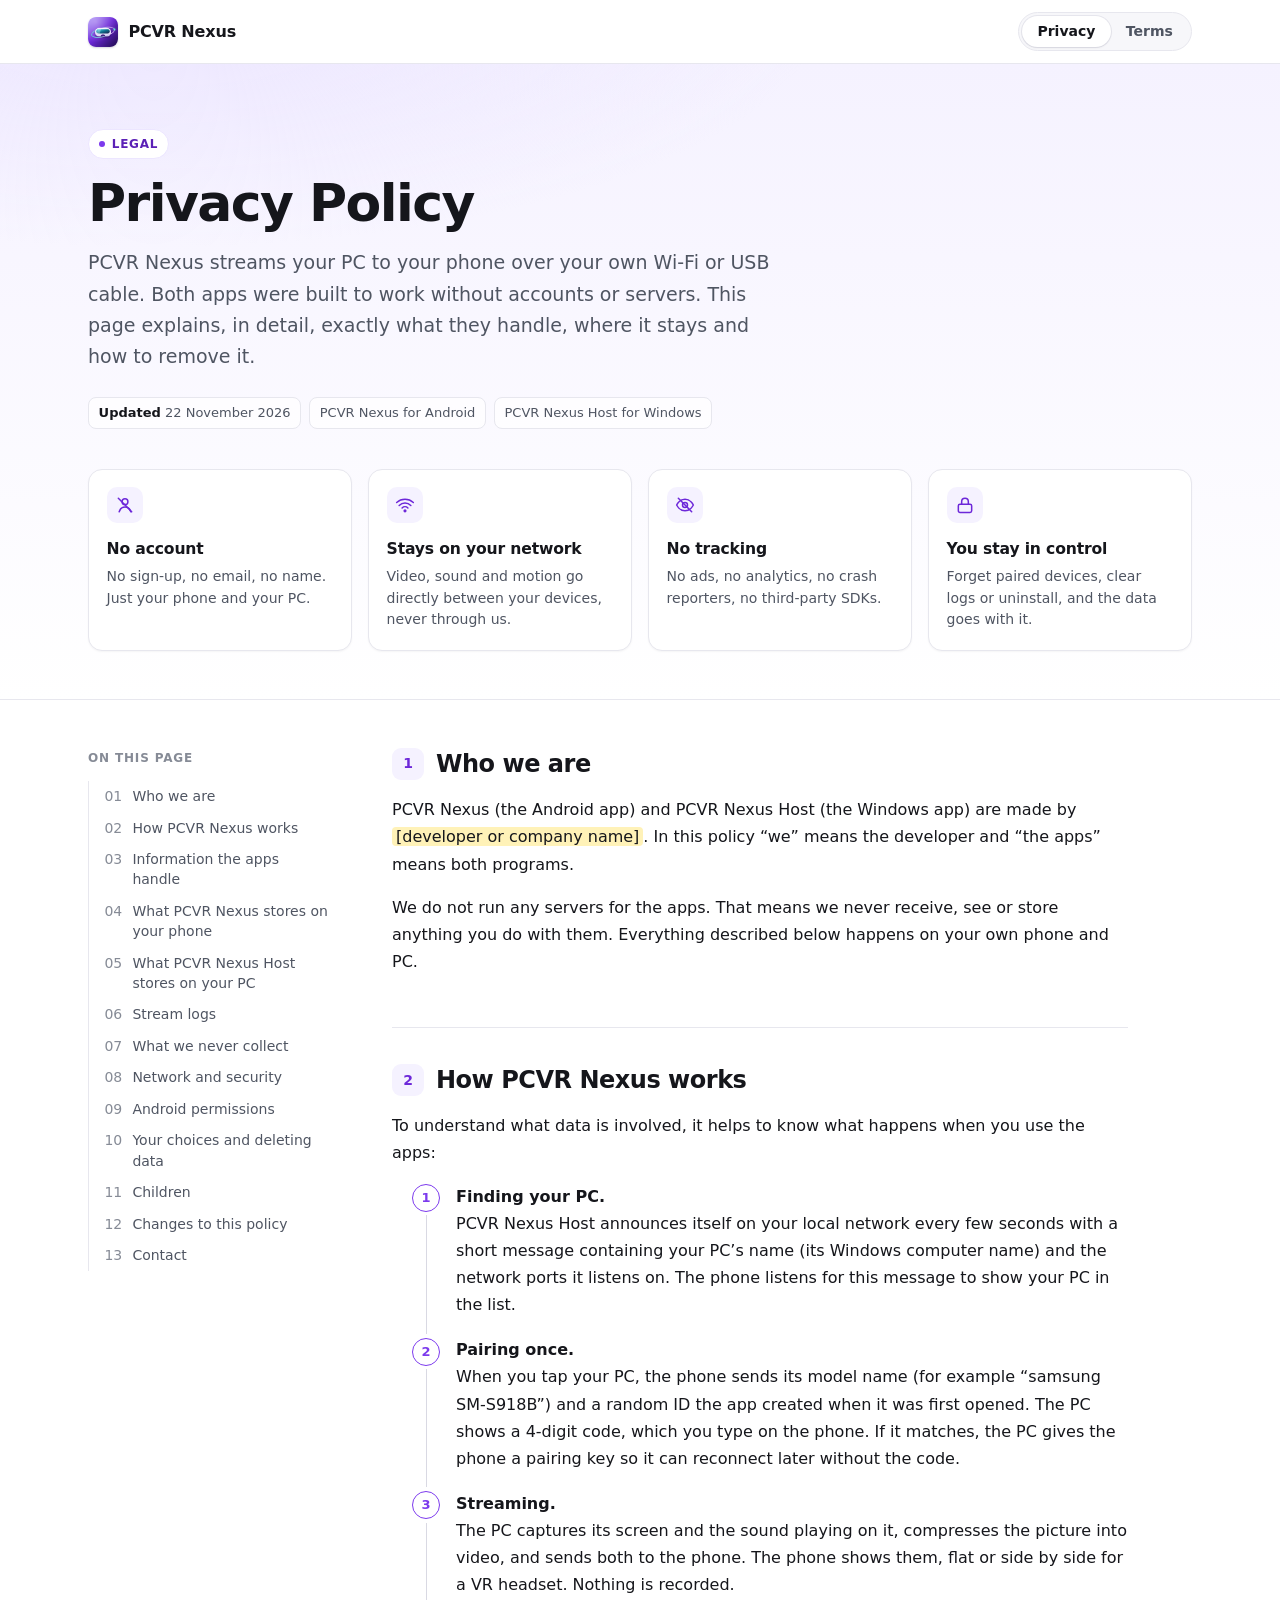
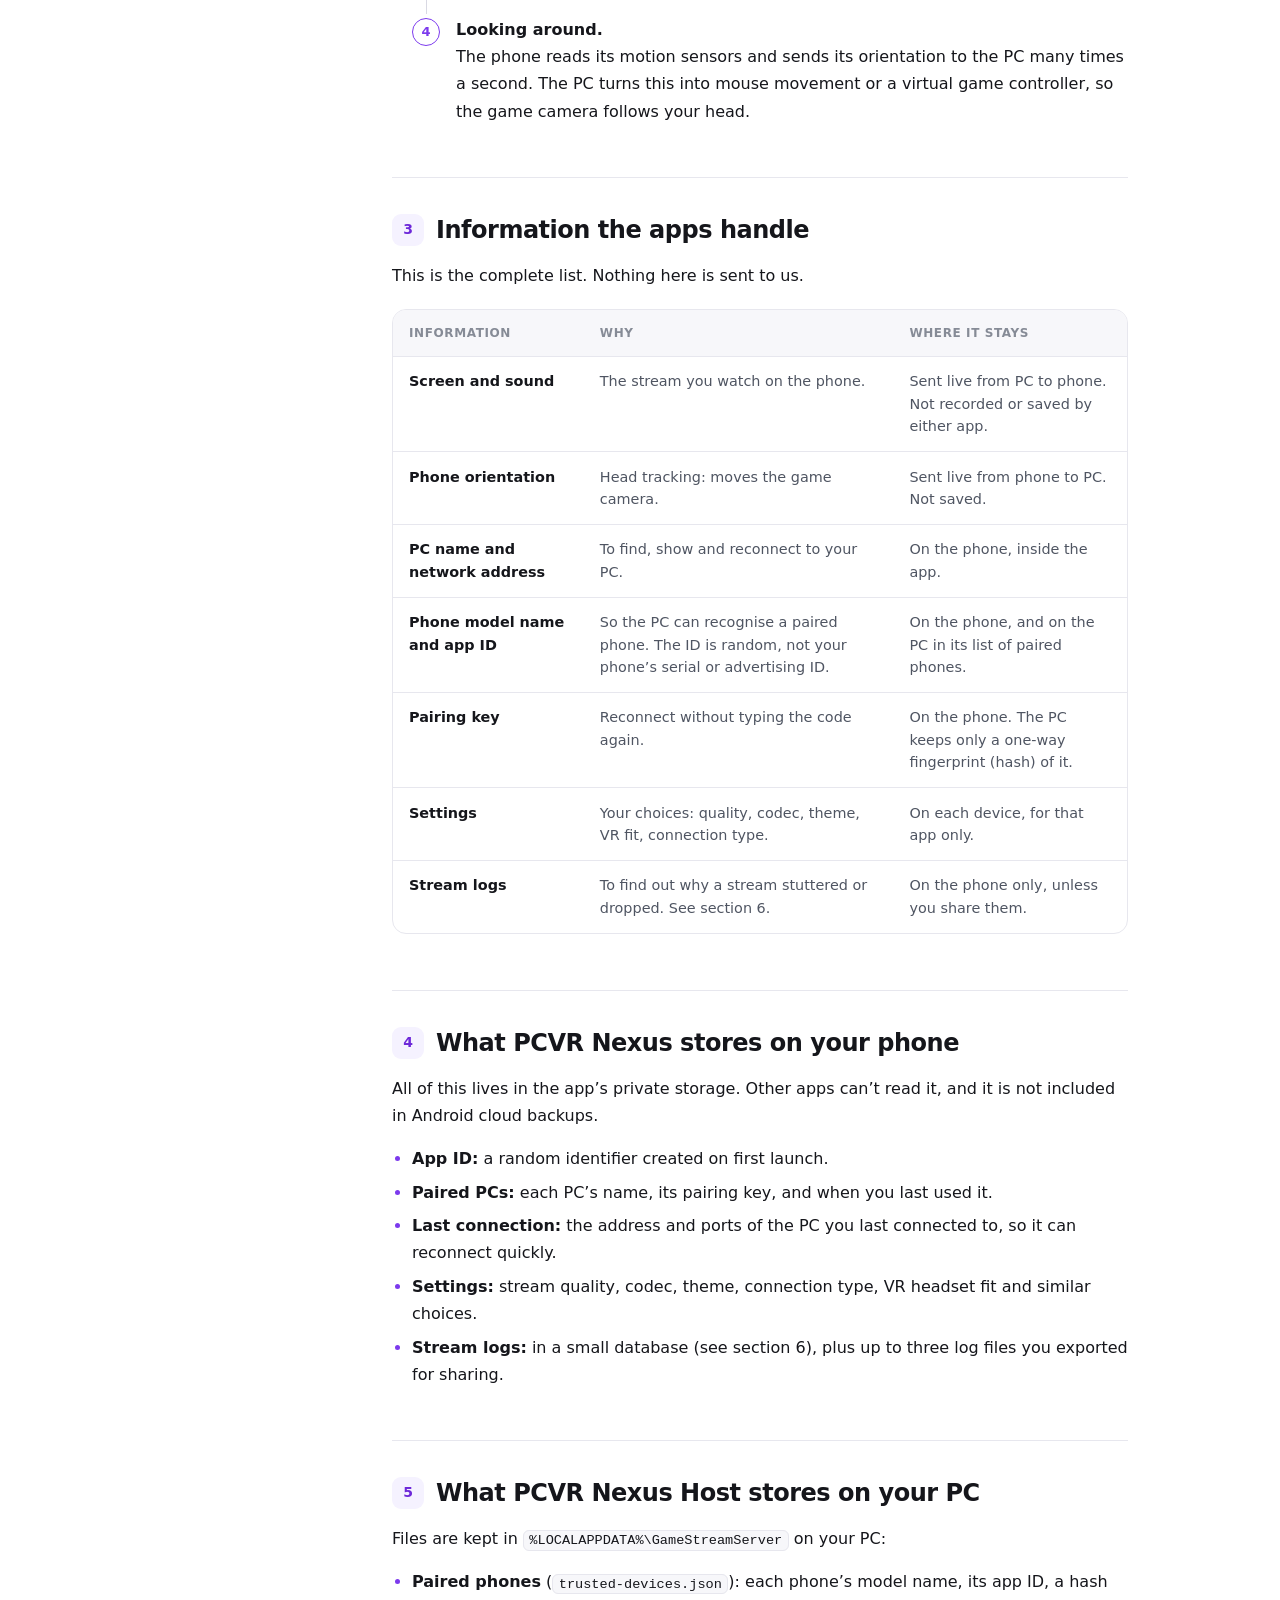
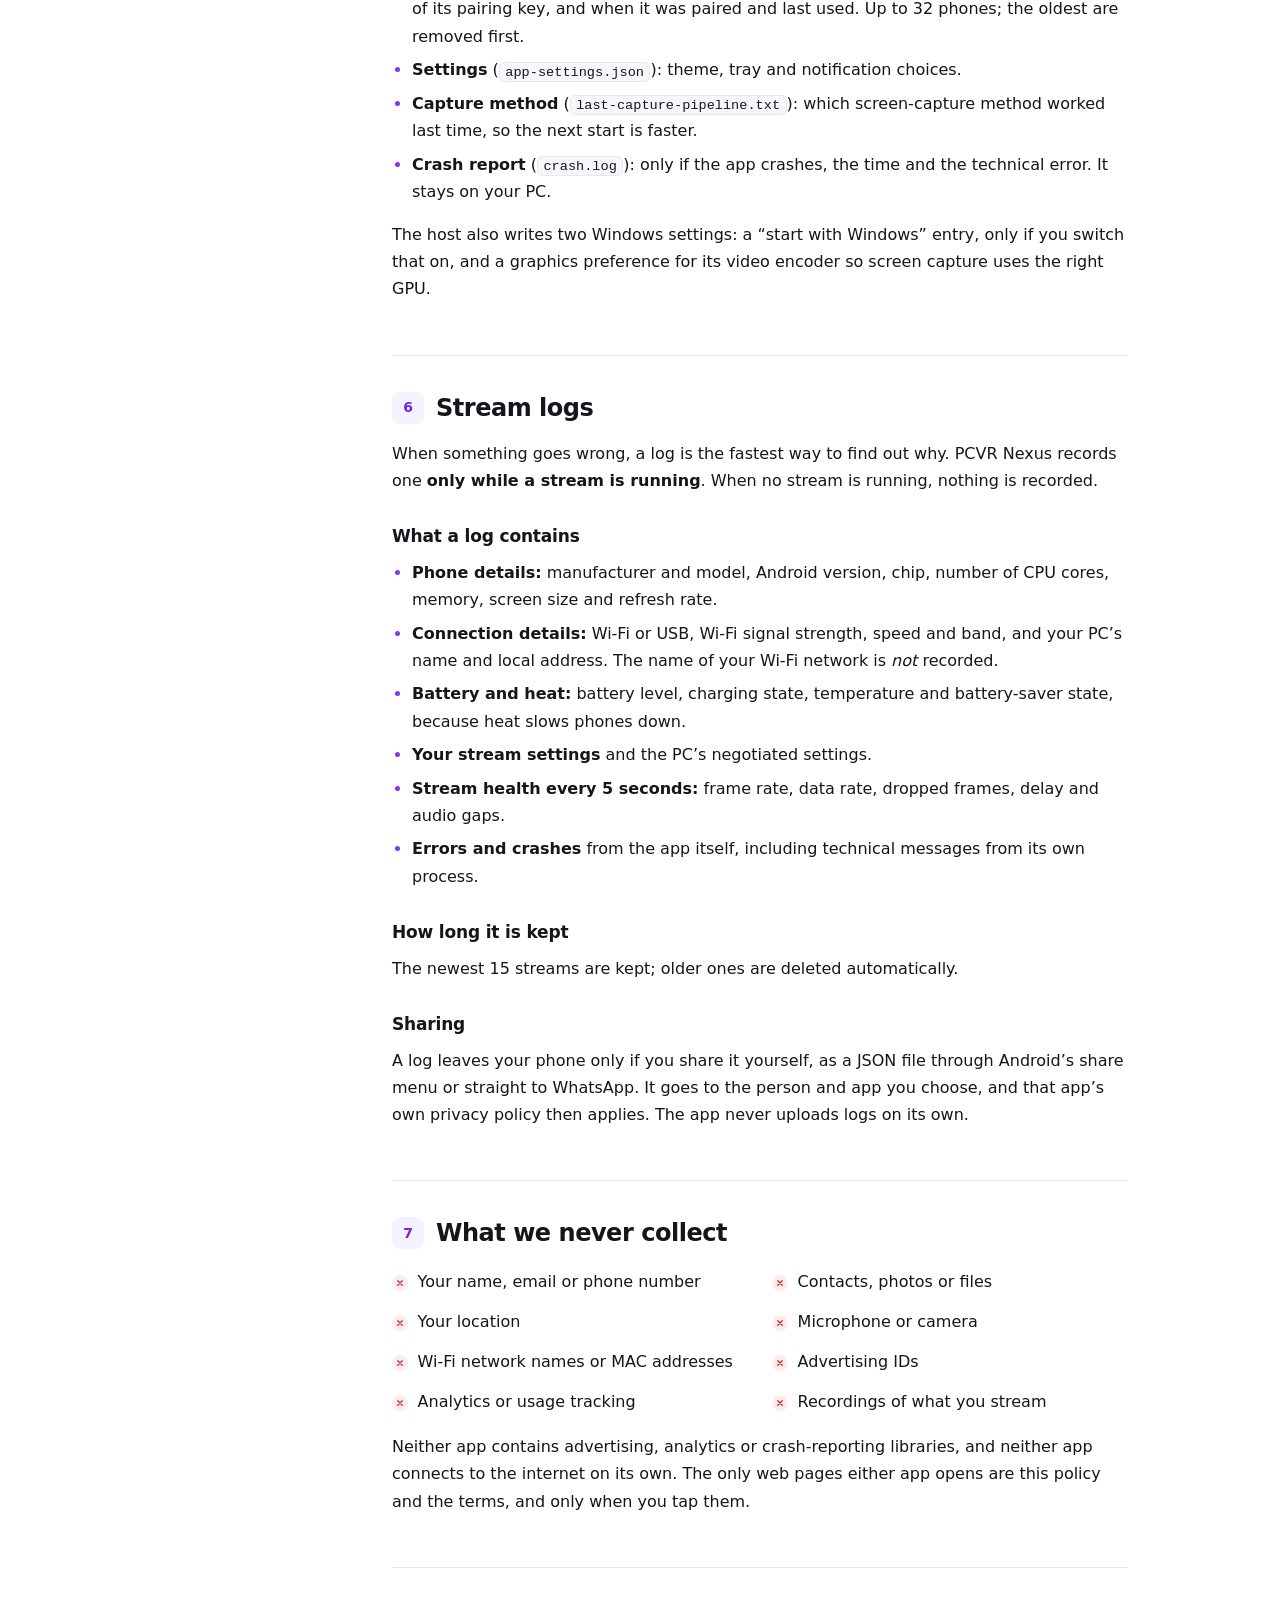
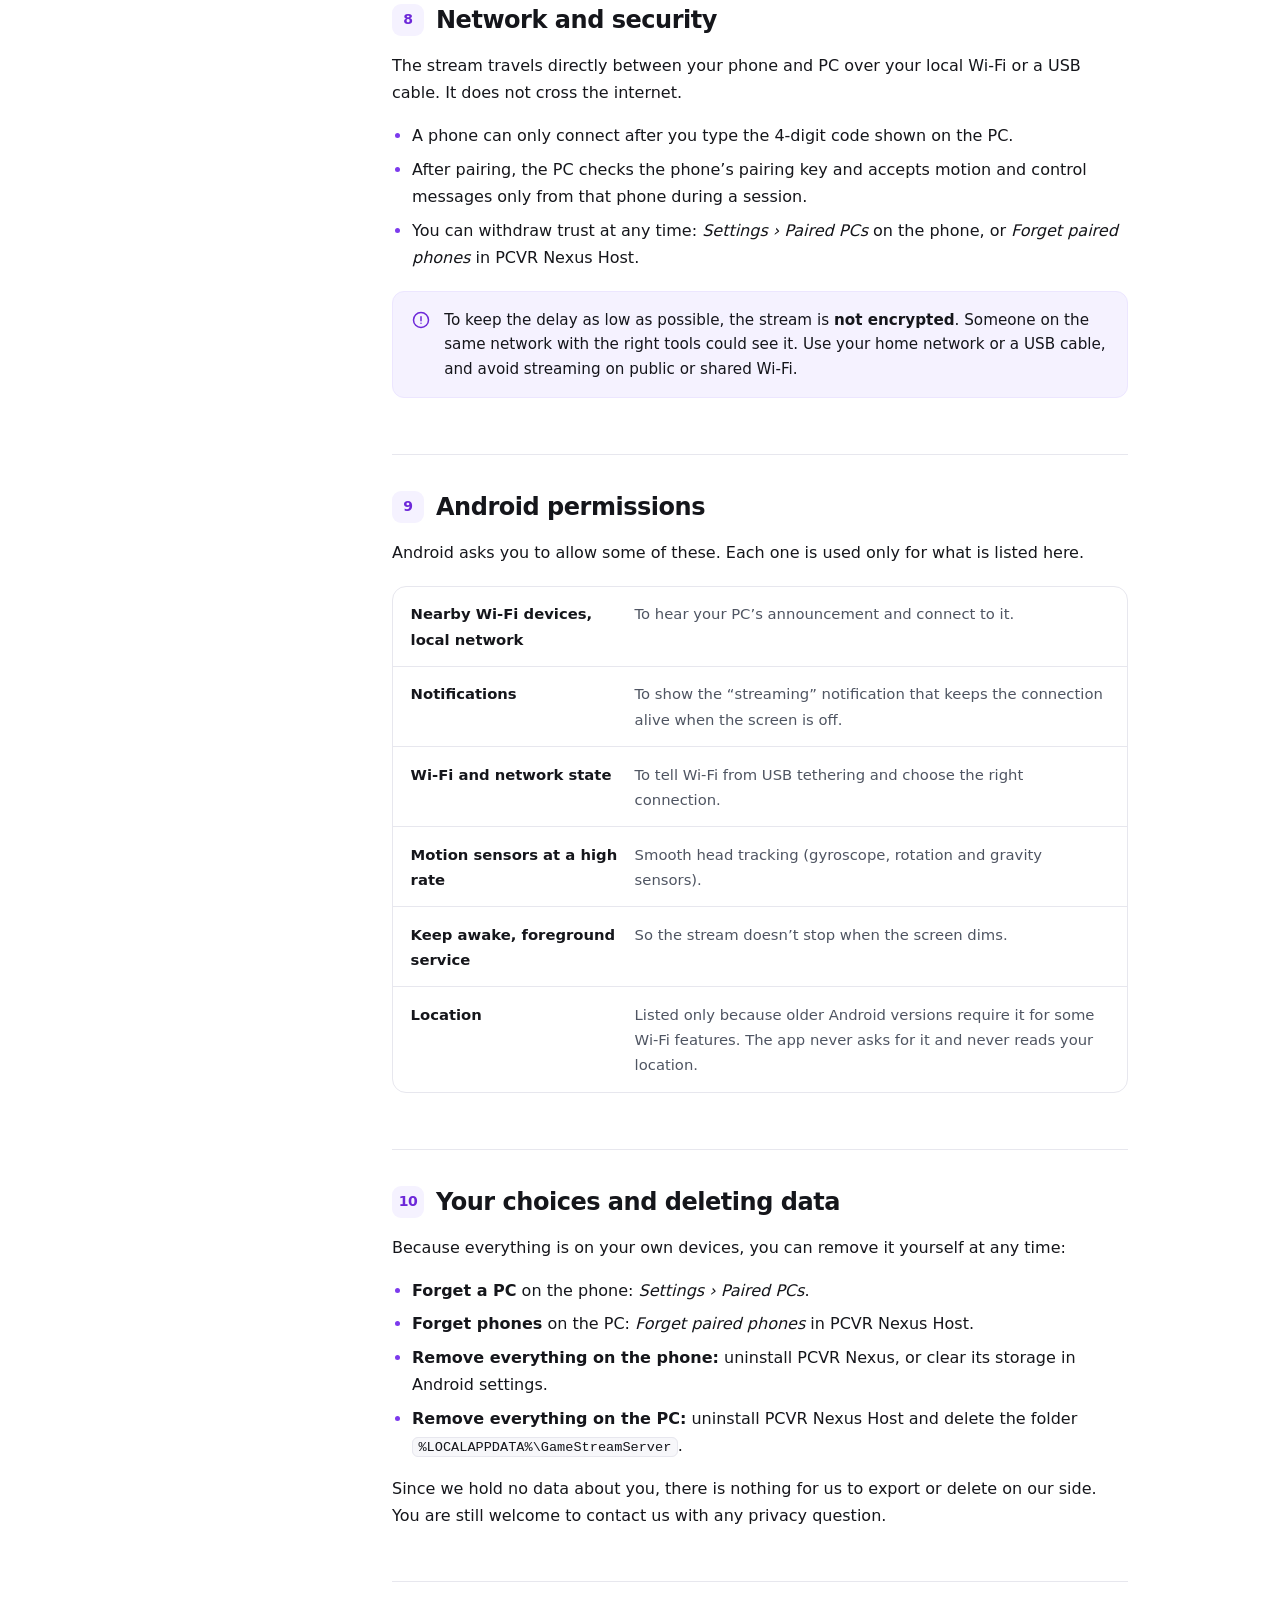
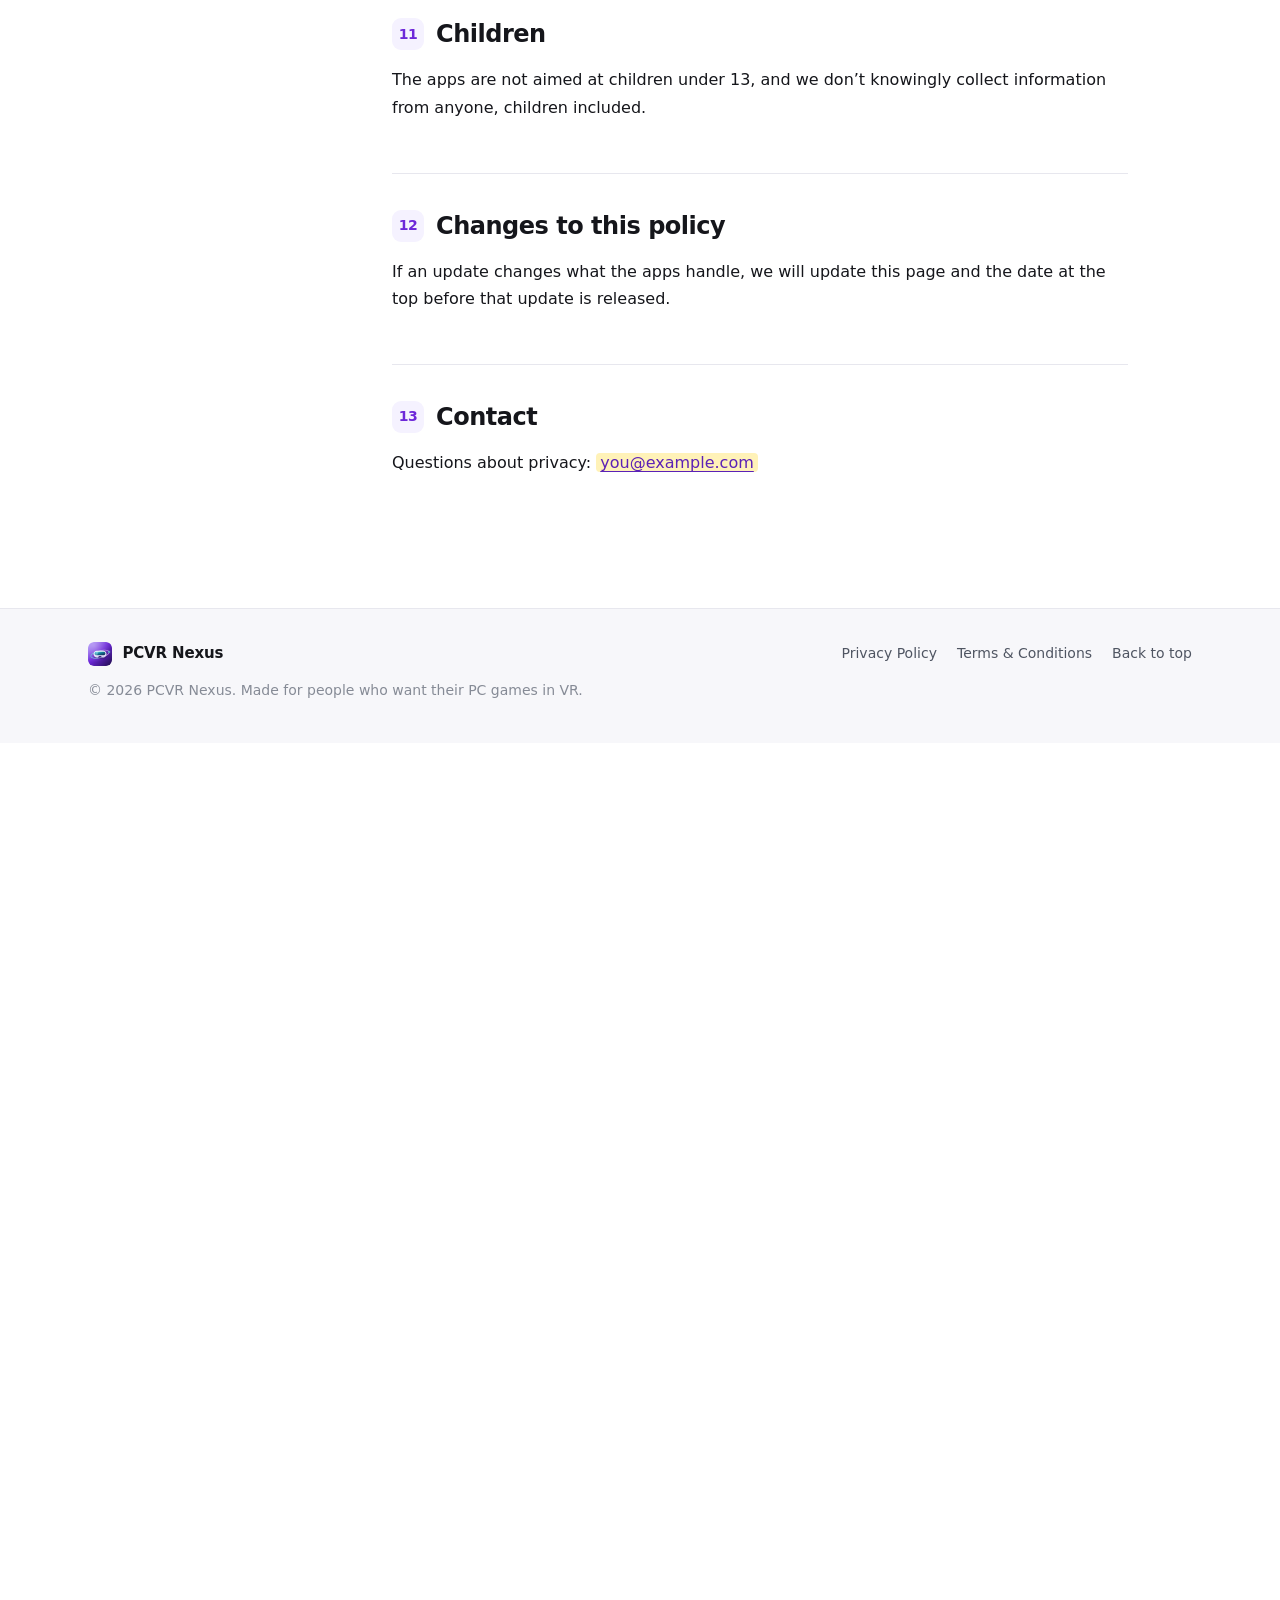
<file: index.html>
<!DOCTYPE html>
<html lang="en">
<head>
  <meta charset="utf-8">
  <meta name="viewport" content="width=device-width, initial-scale=1">
  <title>PCVR Nexus · Privacy Policy</title>
  <!-- The site opens on the Privacy Policy. A meta refresh works everywhere, even without JS. -->
  <meta http-equiv="refresh" content="0; url=privacy.html">
  <link rel="canonical" href="privacy.html">
  <meta name="robots" content="noindex">
  <link rel="icon" type="image/png" href="img/favicon.png">
  <link rel="stylesheet" href="css/style.css?v=2">
</head>
<body>
  <main>
    <p class="lede">Opening the <a href="privacy.html">Privacy Policy</a>…</p>
  </main>
</body>
</html>
</file>
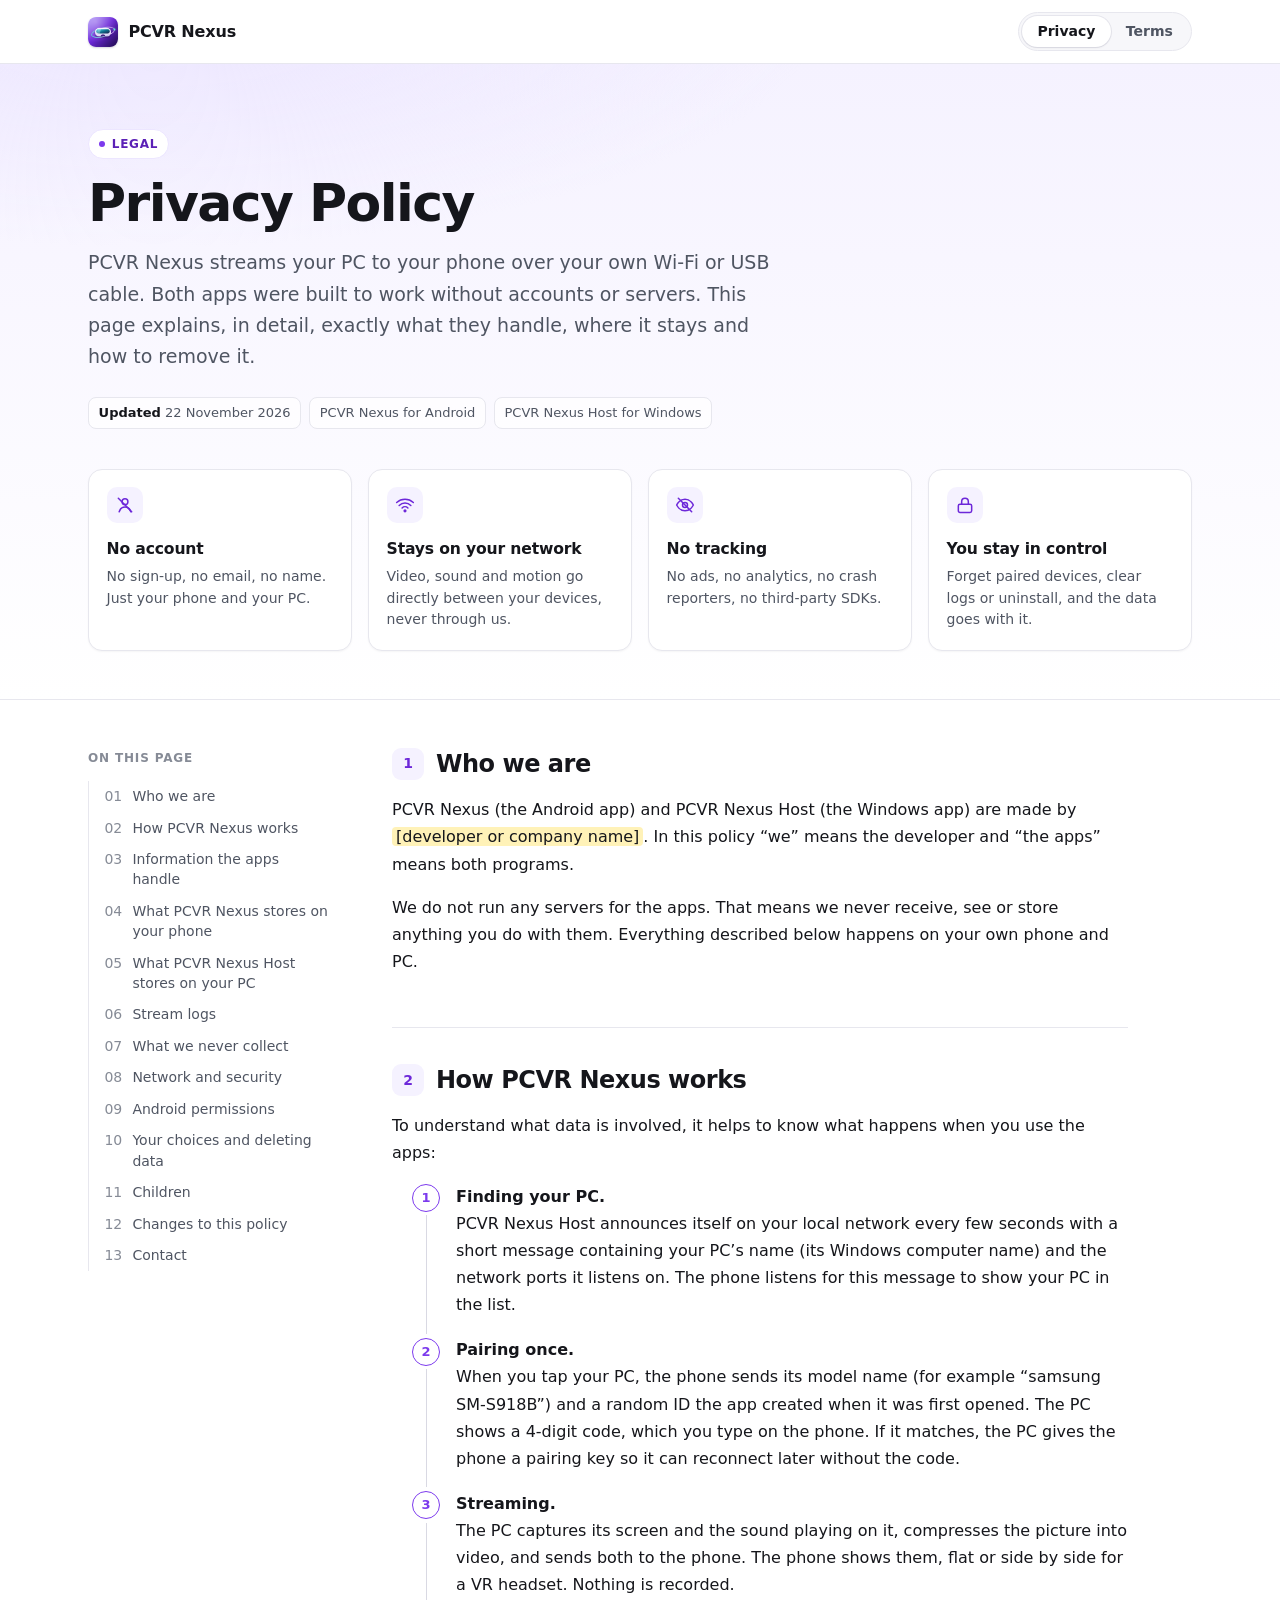
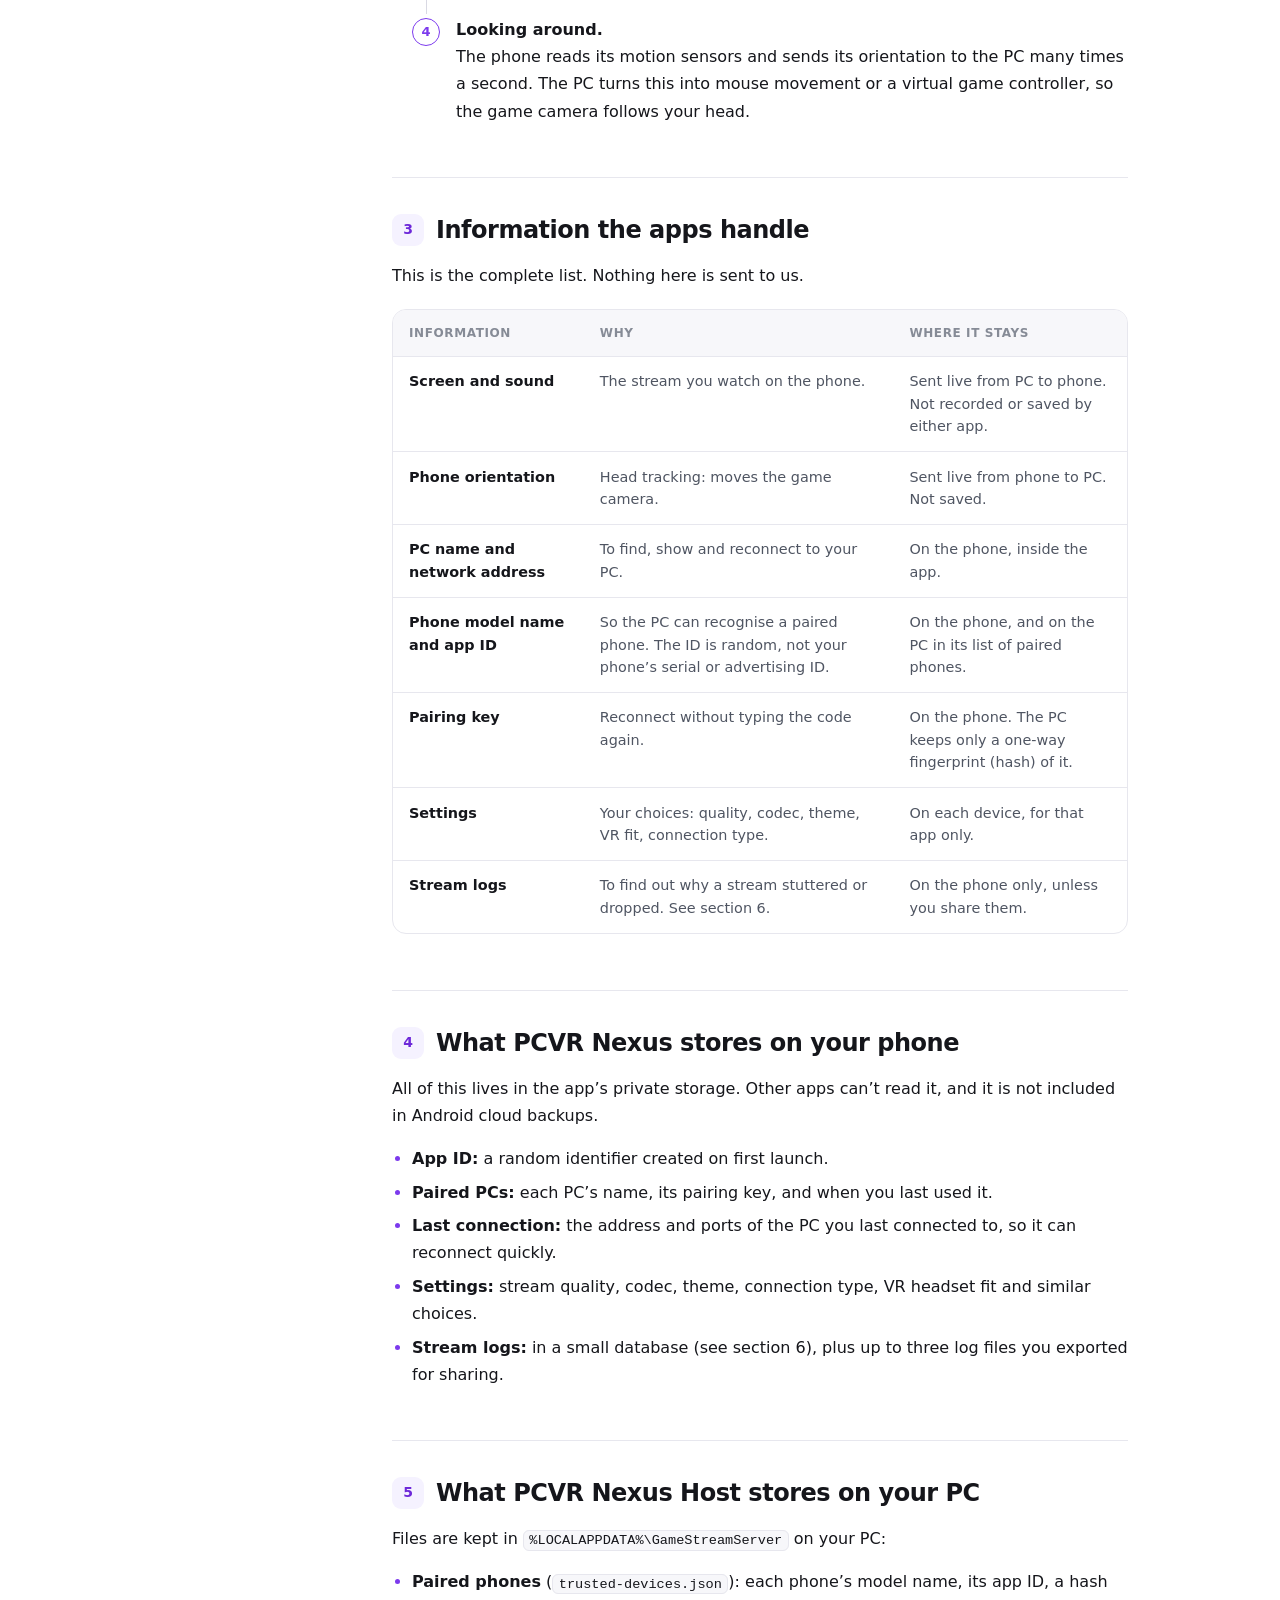
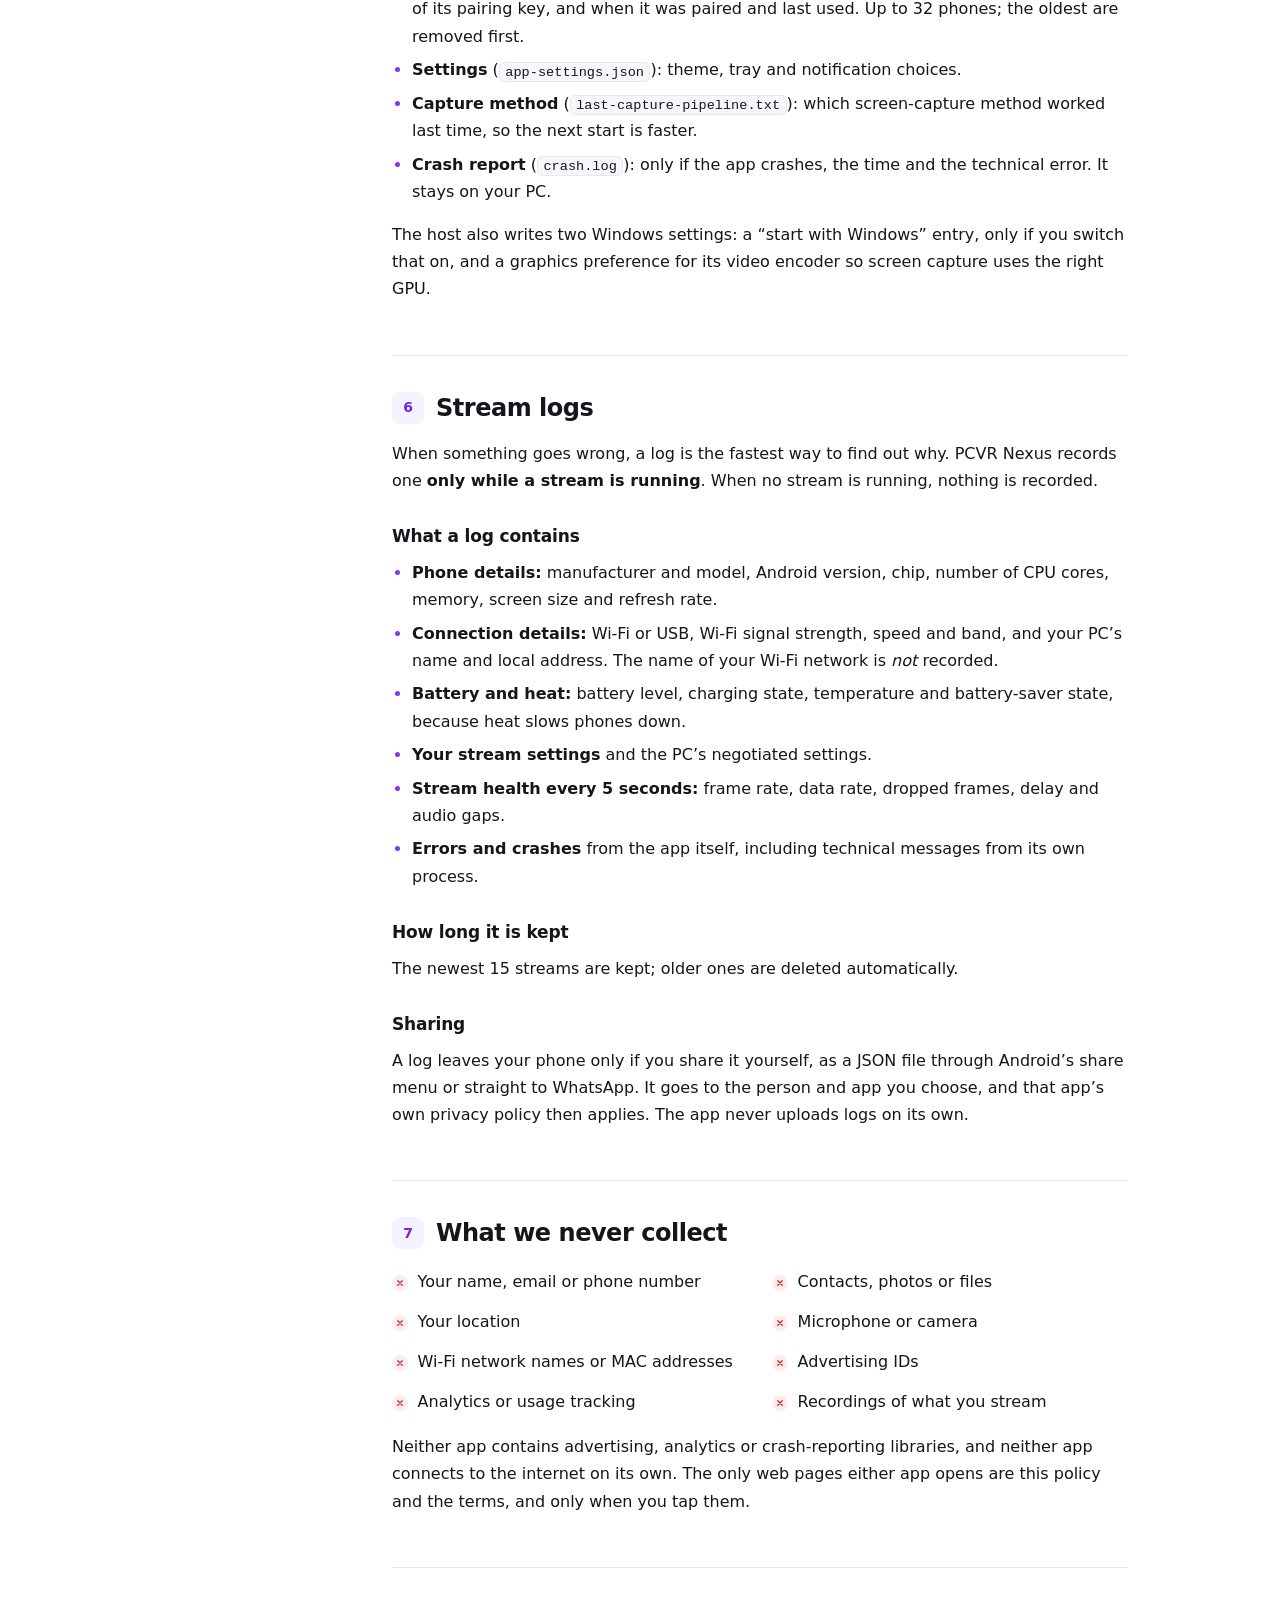
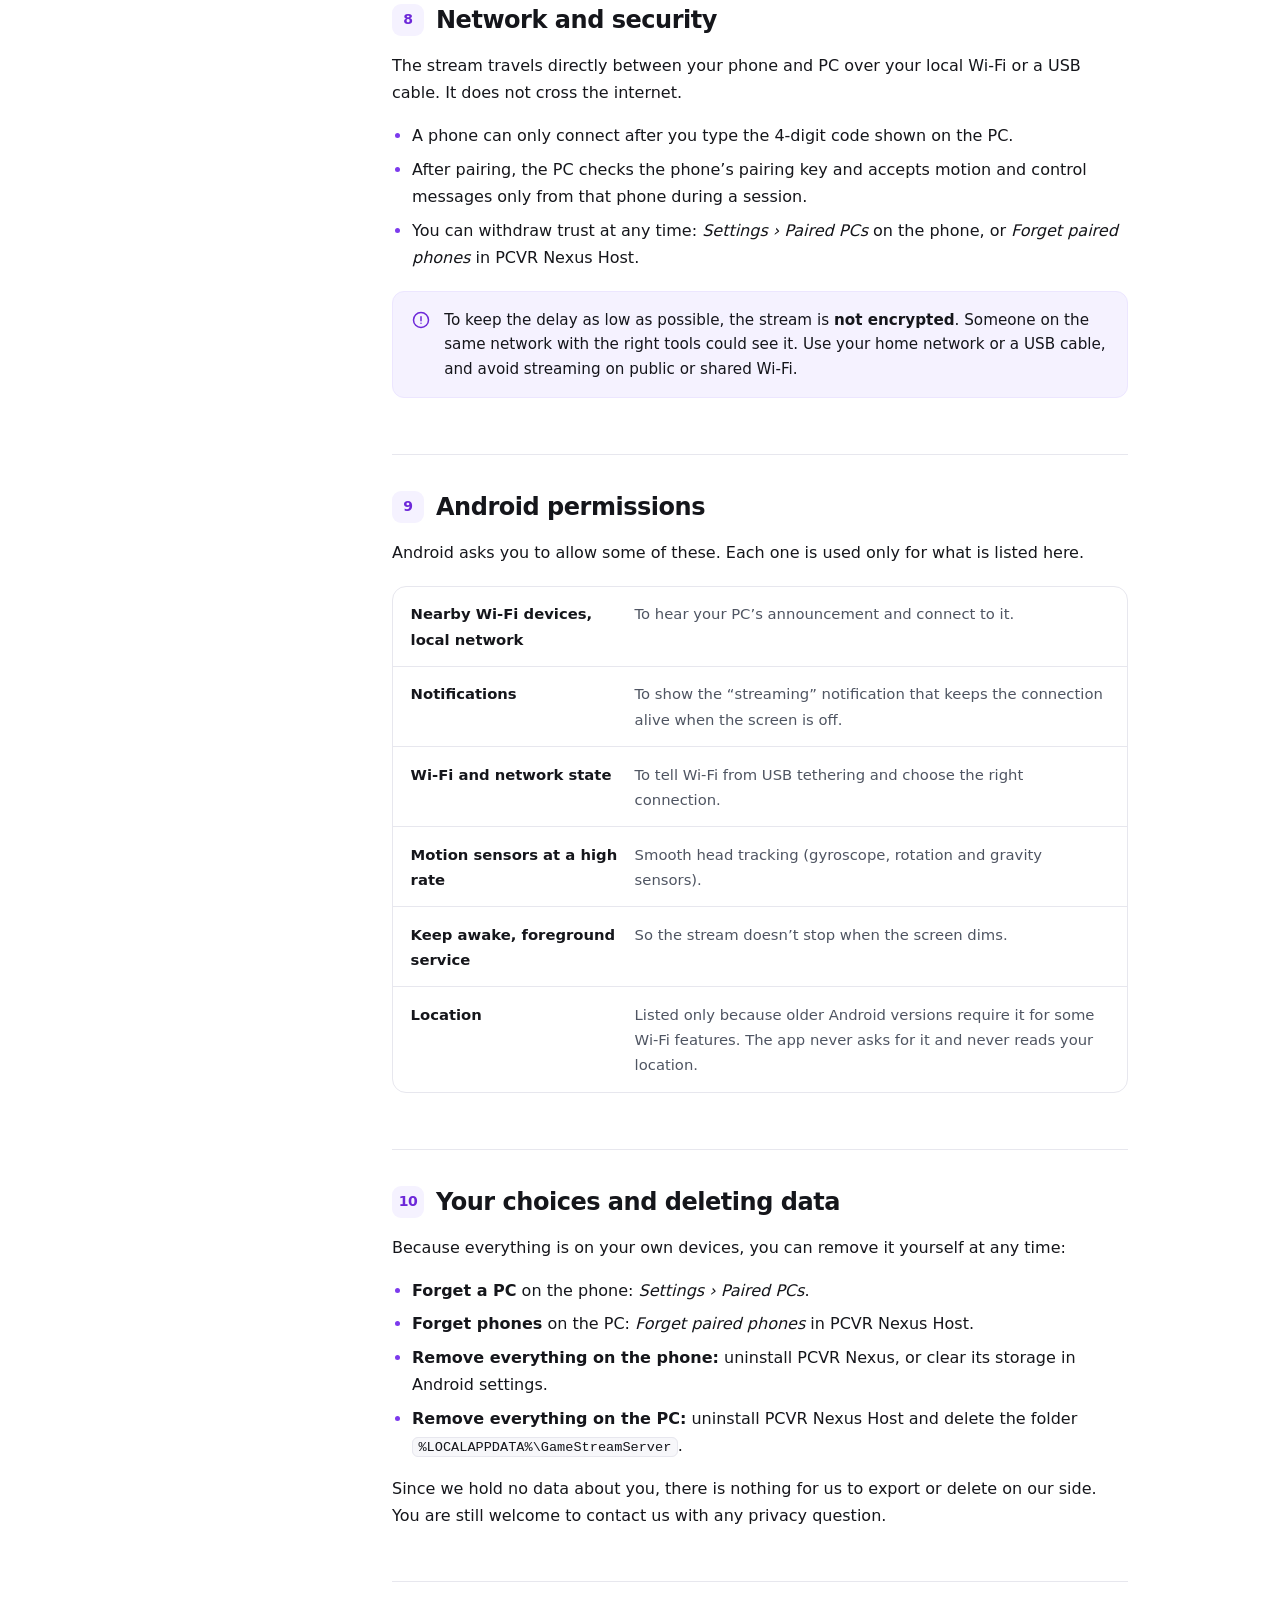
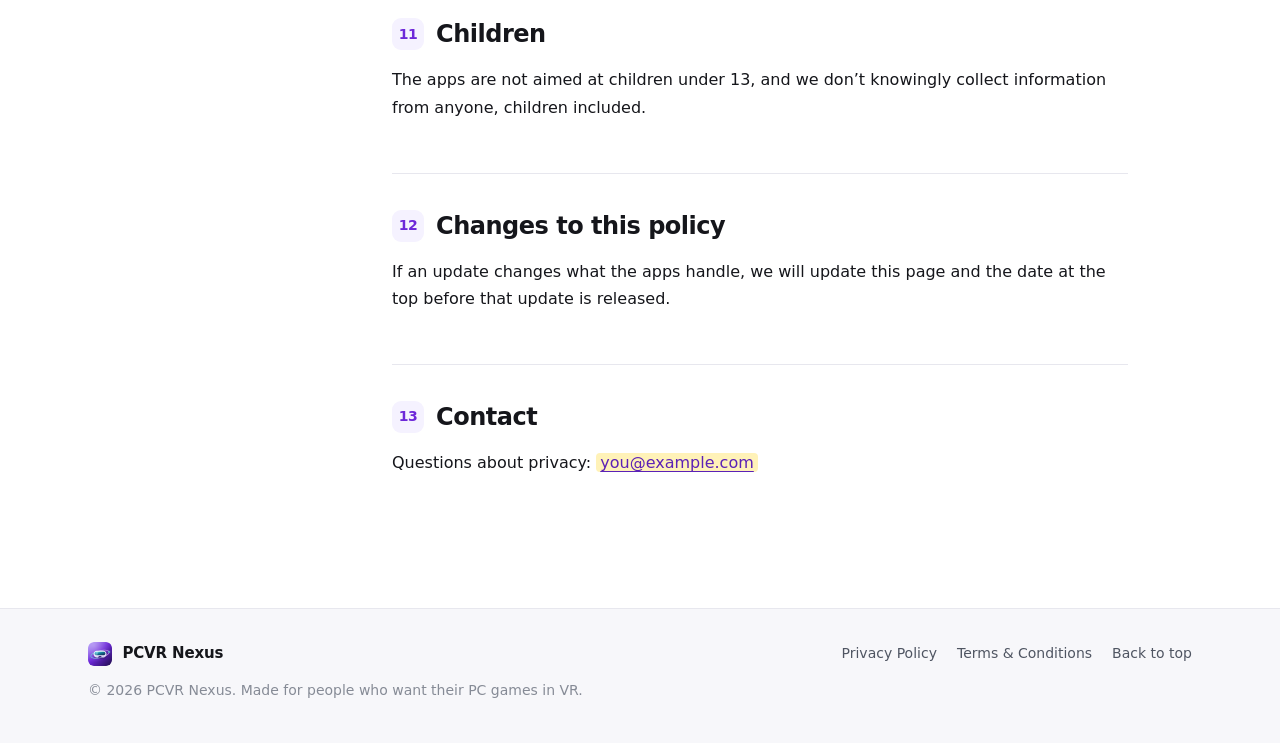
<file: privacy.html>
<!DOCTYPE html>
<html lang="en">
<head>
  <meta charset="utf-8">
  <meta name="viewport" content="width=device-width, initial-scale=1">
  <title>Privacy Policy · PCVR Nexus</title>
  <meta name="description" content="How PCVR Nexus and PCVR Nexus Host handle your data: no accounts, no tracking, nothing uploaded. Everything stays between your phone and your PC.">
  <meta name="theme-color" content="#ffffff">
  <link rel="icon" type="image/png" href="img/favicon.png">
  <link rel="stylesheet" href="css/style.css?v=2">
  <script src="js/main.js?v=2" defer></script>
</head>
<body>
  <header class="site-header">
    <div class="wrap header-inner">
      <a class="brand" href="privacy.html"><img src="img/logo.png" alt="">PCVR Nexus</a>
      <nav class="doc-switch" aria-label="Documents">
        <a href="privacy.html" aria-current="page">Privacy</a>
        <a href="terms.html">Terms</a>
      </nav>
    </div>
  </header>

  <section class="hero" id="top">
    <div class="wrap">
      <span class="chip">Legal</span>
      <h1>Privacy Policy</h1>
      <p class="lede">
        PCVR Nexus streams your PC to your phone over your own Wi‑Fi or USB cable. Both apps were built to
        work without accounts or servers. This page explains, in detail, exactly what they handle, where it
        stays and how to remove it.
      </p>
      <ul class="meta">
        <li><strong>Updated</strong> 22 November 2026</li>
        <li>PCVR Nexus for Android</li>
        <li>PCVR Nexus Host for Windows</li>
      </ul>

      <ul class="highlights">
        <li>
          <span class="hl-icon"><svg viewBox="0 0 24 24" fill="none" stroke="currentColor" stroke-width="1.8" stroke-linecap="round" stroke-linejoin="round" aria-hidden="true"><circle cx="12" cy="8" r="3.5"/><path d="M5 20c1.2-3.6 4-5.5 7-5.5s5.8 1.9 7 5.5"/><path d="M4 4l16 16"/></svg></span>
          <strong>No account</strong>
          <span>No sign-up, no email, no name. Just your phone and your PC.</span>
        </li>
        <li>
          <span class="hl-icon"><svg viewBox="0 0 24 24" fill="none" stroke="currentColor" stroke-width="1.8" stroke-linecap="round" stroke-linejoin="round" aria-hidden="true"><path d="M5 12.5a10 10 0 0 1 14 0"/><path d="M8.5 15.5a5 5 0 0 1 7 0"/><circle cx="12" cy="19" r="1"/><path d="M2 9a15 15 0 0 1 20 0"/></svg></span>
          <strong>Stays on your network</strong>
          <span>Video, sound and motion go directly between your devices, never through us.</span>
        </li>
        <li>
          <span class="hl-icon"><svg viewBox="0 0 24 24" fill="none" stroke="currentColor" stroke-width="1.8" stroke-linecap="round" stroke-linejoin="round" aria-hidden="true"><path d="M2 12s3.5-7 10-7 10 7 10 7-3.5 7-10 7S2 12 2 12z"/><circle cx="12" cy="12" r="3"/><path d="M4 4l16 16"/></svg></span>
          <strong>No tracking</strong>
          <span>No ads, no analytics, no crash reporters, no third-party SDKs.</span>
        </li>
        <li>
          <span class="hl-icon"><svg viewBox="0 0 24 24" fill="none" stroke="currentColor" stroke-width="1.8" stroke-linecap="round" stroke-linejoin="round" aria-hidden="true"><rect x="4" y="11" width="16" height="10" rx="2"/><path d="M8 11V8a4 4 0 0 1 8 0v3"/></svg></span>
          <strong>You stay in control</strong>
          <span>Forget paired devices, clear logs or uninstall, and the data goes with it.</span>
        </li>
      </ul>
    </div>
  </section>

  <div class="wrap layout">
    <aside class="sidebar">
      <nav class="toc" aria-label="On this page" hidden>
        <p class="toc-title">On this page</p>
      </nav>
    </aside>

    <article class="doc">
      <section id="who-we-are">
        <h2>Who we are</h2>
        <p>
          PCVR Nexus (the Android app) and PCVR Nexus Host (the Windows app) are made by
          <mark class="todo">[developer or company name]</mark>. In this policy “we” means the developer and
          “the apps” means both programs.
        </p>
        <p>
          We do not run any servers for the apps. That means we never receive, see or store anything you do
          with them. Everything described below happens on your own phone and PC.
        </p>
      </section>

      <section id="how-it-works">
        <h2>How PCVR Nexus works</h2>
        <p>To understand what data is involved, it helps to know what happens when you use the apps:</p>
        <ol class="flow">
          <li>
            <strong>Finding your PC.</strong>
            PCVR Nexus Host announces itself on your local network every few seconds with a short message
            containing your PC’s name (its Windows computer name) and the network ports it listens on. The phone
            listens for this message to show your PC in the list.
          </li>
          <li>
            <strong>Pairing once.</strong>
            When you tap your PC, the phone sends its model name (for example “samsung SM‑S918B”) and a random
            ID the app created when it was first opened. The PC shows a 4‑digit code, which you type on the
            phone. If it matches, the PC gives the phone a pairing key so it can reconnect later without the code.
          </li>
          <li>
            <strong>Streaming.</strong>
            The PC captures its screen and the sound playing on it, compresses the picture into video, and sends
            both to the phone. The phone shows them, flat or side by side for a VR headset. Nothing is recorded.
          </li>
          <li>
            <strong>Looking around.</strong>
            The phone reads its motion sensors and sends its orientation to the PC many times a second. The PC
            turns this into mouse movement or a virtual game controller, so the game camera follows your head.
          </li>
        </ol>
      </section>

      <section id="what-we-handle">
        <h2>Information the apps handle</h2>
        <p>This is the complete list. Nothing here is sent to us.</p>
        <div class="table-wrap">
          <table class="data">
            <thead>
              <tr><th scope="col">Information</th><th scope="col">Why</th><th scope="col">Where it stays</th></tr>
            </thead>
            <tbody>
              <tr>
                <th scope="row">Screen and sound</th>
                <td data-label="Why">The stream you watch on the phone.</td>
                <td data-label="Where it stays">Sent live from PC to phone. Not recorded or saved by either app.</td>
              </tr>
              <tr>
                <th scope="row">Phone orientation</th>
                <td data-label="Why">Head tracking: moves the game camera.</td>
                <td data-label="Where it stays">Sent live from phone to PC. Not saved.</td>
              </tr>
              <tr>
                <th scope="row">PC name and network address</th>
                <td data-label="Why">To find, show and reconnect to your PC.</td>
                <td data-label="Where it stays">On the phone, inside the app.</td>
              </tr>
              <tr>
                <th scope="row">Phone model name and app ID</th>
                <td data-label="Why">So the PC can recognise a paired phone. The ID is random, not your phone’s serial or advertising ID.</td>
                <td data-label="Where it stays">On the phone, and on the PC in its list of paired phones.</td>
              </tr>
              <tr>
                <th scope="row">Pairing key</th>
                <td data-label="Why">Reconnect without typing the code again.</td>
                <td data-label="Where it stays">On the phone. The PC keeps only a one-way fingerprint (hash) of it.</td>
              </tr>
              <tr>
                <th scope="row">Settings</th>
                <td data-label="Why">Your choices: quality, codec, theme, VR fit, connection type.</td>
                <td data-label="Where it stays">On each device, for that app only.</td>
              </tr>
              <tr>
                <th scope="row">Stream logs</th>
                <td data-label="Why">To find out why a stream stuttered or dropped. See section 6.</td>
                <td data-label="Where it stays">On the phone only, unless you share them.</td>
              </tr>
            </tbody>
          </table>
        </div>
      </section>

      <section id="on-your-phone">
        <h2>What PCVR Nexus stores on your phone</h2>
        <p>All of this lives in the app’s private storage. Other apps can’t read it, and it is not included in Android cloud backups.</p>
        <ul>
          <li><strong>App ID:</strong> a random identifier created on first launch.</li>
          <li><strong>Paired PCs:</strong> each PC’s name, its pairing key, and when you last used it.</li>
          <li><strong>Last connection:</strong> the address and ports of the PC you last connected to, so it can reconnect quickly.</li>
          <li><strong>Settings:</strong> stream quality, codec, theme, connection type, VR headset fit and similar choices.</li>
          <li><strong>Stream logs:</strong> in a small database (see section 6), plus up to three log files you exported for sharing.</li>
        </ul>
      </section>

      <section id="on-your-pc">
        <h2>What PCVR Nexus Host stores on your PC</h2>
        <p>Files are kept in <code>%LOCALAPPDATA%\GameStreamServer</code> on your PC:</p>
        <ul>
          <li><strong>Paired phones</strong> (<code>trusted-devices.json</code>): each phone’s model name, its app ID, a hash of its pairing key, and when it was paired and last used. Up to 32 phones; the oldest are removed first.</li>
          <li><strong>Settings</strong> (<code>app-settings.json</code>): theme, tray and notification choices.</li>
          <li><strong>Capture method</strong> (<code>last-capture-pipeline.txt</code>): which screen-capture method worked last time, so the next start is faster.</li>
          <li><strong>Crash report</strong> (<code>crash.log</code>): only if the app crashes, the time and the technical error. It stays on your PC.</li>
        </ul>
        <p>
          The host also writes two Windows settings: a “start with Windows” entry, only if you switch that on,
          and a graphics preference for its video encoder so screen capture uses the right GPU.
        </p>
      </section>

      <section id="stream-logs">
        <h2>Stream logs</h2>
        <p>
          When something goes wrong, a log is the fastest way to find out why. PCVR Nexus records one
          <strong>only while a stream is running</strong>. When no stream is running, nothing is recorded.
        </p>
        <h3>What a log contains</h3>
        <ul>
          <li><strong>Phone details:</strong> manufacturer and model, Android version, chip, number of CPU cores, memory, screen size and refresh rate.</li>
          <li><strong>Connection details:</strong> Wi‑Fi or USB, Wi‑Fi signal strength, speed and band, and your PC’s name and local address. The name of your Wi‑Fi network is <em>not</em> recorded.</li>
          <li><strong>Battery and heat:</strong> battery level, charging state, temperature and battery-saver state, because heat slows phones down.</li>
          <li><strong>Your stream settings</strong> and the PC’s negotiated settings.</li>
          <li><strong>Stream health every 5 seconds:</strong> frame rate, data rate, dropped frames, delay and audio gaps.</li>
          <li><strong>Errors and crashes</strong> from the app itself, including technical messages from its own process.</li>
        </ul>
        <h3>How long it is kept</h3>
        <p>The newest 15 streams are kept; older ones are deleted automatically.</p>
        <h3>Sharing</h3>
        <p>
          A log leaves your phone only if you share it yourself, as a JSON file through Android’s share menu or
          straight to WhatsApp. It goes to the person and app you choose, and that app’s own privacy policy
          then applies. The app never uploads logs on its own.
        </p>
      </section>

      <section id="never">
        <h2>What we never collect</h2>
        <ul class="nope">
          <li>Your name, email or phone number</li>
          <li>Contacts, photos or files</li>
          <li>Your location</li>
          <li>Microphone or camera</li>
          <li>Wi‑Fi network names or MAC addresses</li>
          <li>Advertising IDs</li>
          <li>Analytics or usage tracking</li>
          <li>Recordings of what you stream</li>
        </ul>
        <p class="muted">
          Neither app contains advertising, analytics or crash-reporting libraries, and neither app connects to
          the internet on its own. The only web pages either app opens are this policy and the terms, and only
          when you tap them.
        </p>
      </section>

      <section id="network-security">
        <h2>Network and security</h2>
        <p>
          The stream travels directly between your phone and PC over your local Wi‑Fi or a USB cable. It does
          not cross the internet.
        </p>
        <ul>
          <li>A phone can only connect after you type the 4‑digit code shown on the PC.</li>
          <li>After pairing, the PC checks the phone’s pairing key and accepts motion and control messages only from that phone during a session.</li>
          <li>You can withdraw trust at any time: <em>Settings › Paired PCs</em> on the phone, or <em>Forget paired phones</em> in PCVR Nexus Host.</li>
        </ul>
        <div class="callout" role="note">
          <svg viewBox="0 0 24 24" fill="none" stroke="currentColor" stroke-width="1.8" stroke-linecap="round" stroke-linejoin="round" aria-hidden="true"><circle cx="12" cy="12" r="9"/><path d="M12 8v5M12 16h.01"/></svg>
          <p>
            To keep the delay as low as possible, the stream is <strong>not encrypted</strong>. Someone on the
            same network with the right tools could see it. Use your home network or a USB cable, and avoid
            streaming on public or shared Wi‑Fi.
          </p>
        </div>
      </section>

      <section id="permissions">
        <h2>Android permissions</h2>
        <p>Android asks you to allow some of these. Each one is used only for what is listed here.</p>
        <dl class="facts">
          <div><dt>Nearby Wi‑Fi devices, local network</dt><dd>To hear your PC’s announcement and connect to it.</dd></div>
          <div><dt>Notifications</dt><dd>To show the “streaming” notification that keeps the connection alive when the screen is off.</dd></div>
          <div><dt>Wi‑Fi and network state</dt><dd>To tell Wi‑Fi from USB tethering and choose the right connection.</dd></div>
          <div><dt>Motion sensors at a high rate</dt><dd>Smooth head tracking (gyroscope, rotation and gravity sensors).</dd></div>
          <div><dt>Keep awake, foreground service</dt><dd>So the stream doesn’t stop when the screen dims.</dd></div>
          <div><dt>Location</dt><dd>Listed only because older Android versions require it for some Wi‑Fi features. The app never asks for it and never reads your location.</dd></div>
        </dl>
      </section>

      <section id="your-choices">
        <h2>Your choices and deleting data</h2>
        <p>Because everything is on your own devices, you can remove it yourself at any time:</p>
        <ul>
          <li><strong>Forget a PC</strong> on the phone: <em>Settings › Paired PCs</em>.</li>
          <li><strong>Forget phones</strong> on the PC: <em>Forget paired phones</em> in PCVR Nexus Host.</li>
          <li><strong>Remove everything on the phone:</strong> uninstall PCVR Nexus, or clear its storage in Android settings.</li>
          <li><strong>Remove everything on the PC:</strong> uninstall PCVR Nexus Host and delete the folder <code>%LOCALAPPDATA%\GameStreamServer</code>.</li>
        </ul>
        <p>
          Since we hold no data about you, there is nothing for us to export or delete on our side. You are
          still welcome to contact us with any privacy question.
        </p>
      </section>

      <section id="children">
        <h2>Children</h2>
        <p>
          The apps are not aimed at children under 13, and we don’t knowingly collect information from anyone,
          children included.
        </p>
      </section>

      <section id="changes">
        <h2>Changes to this policy</h2>
        <p>
          If an update changes what the apps handle, we will update this page and the date at the top before
          that update is released.
        </p>
      </section>

      <section id="contact">
        <h2>Contact</h2>
        <p>
          Questions about privacy: <a href="mailto:you@example.com"><mark class="todo">you@example.com</mark></a>
        </p>
      </section>
    </article>
  </div>

  <footer class="site-footer">
    <div class="wrap footer-inner">
      <a class="brand" href="privacy.html"><img src="img/logo.png" alt="">PCVR Nexus</a>
      <nav class="footer-links" aria-label="Footer">
        <a href="privacy.html">Privacy Policy</a>
        <a href="terms.html">Terms &amp; Conditions</a>
        <a href="#top">Back to top</a>
      </nav>
      <p class="footer-note">© <span data-year>2026</span> PCVR Nexus. Made for people who want their PC games in VR.</p>
    </div>
  </footer>
</body>
</html>
</file>
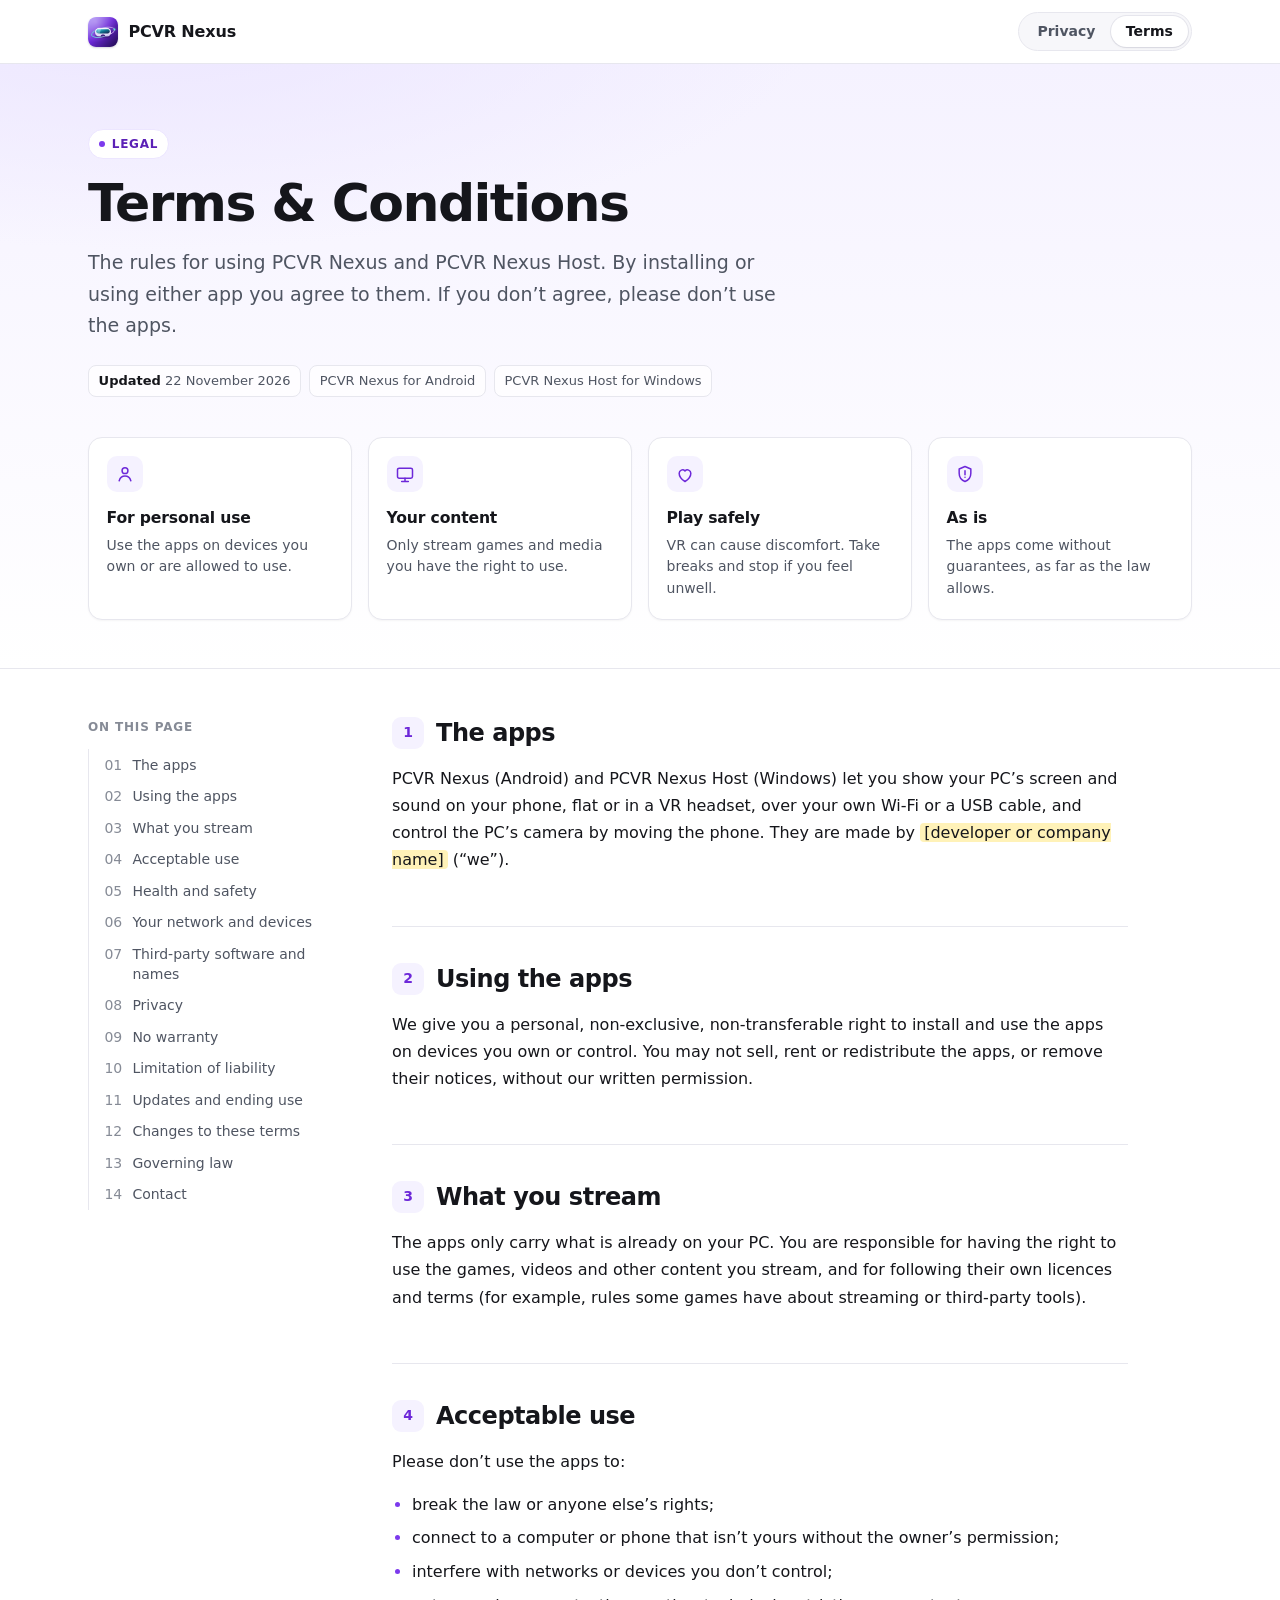
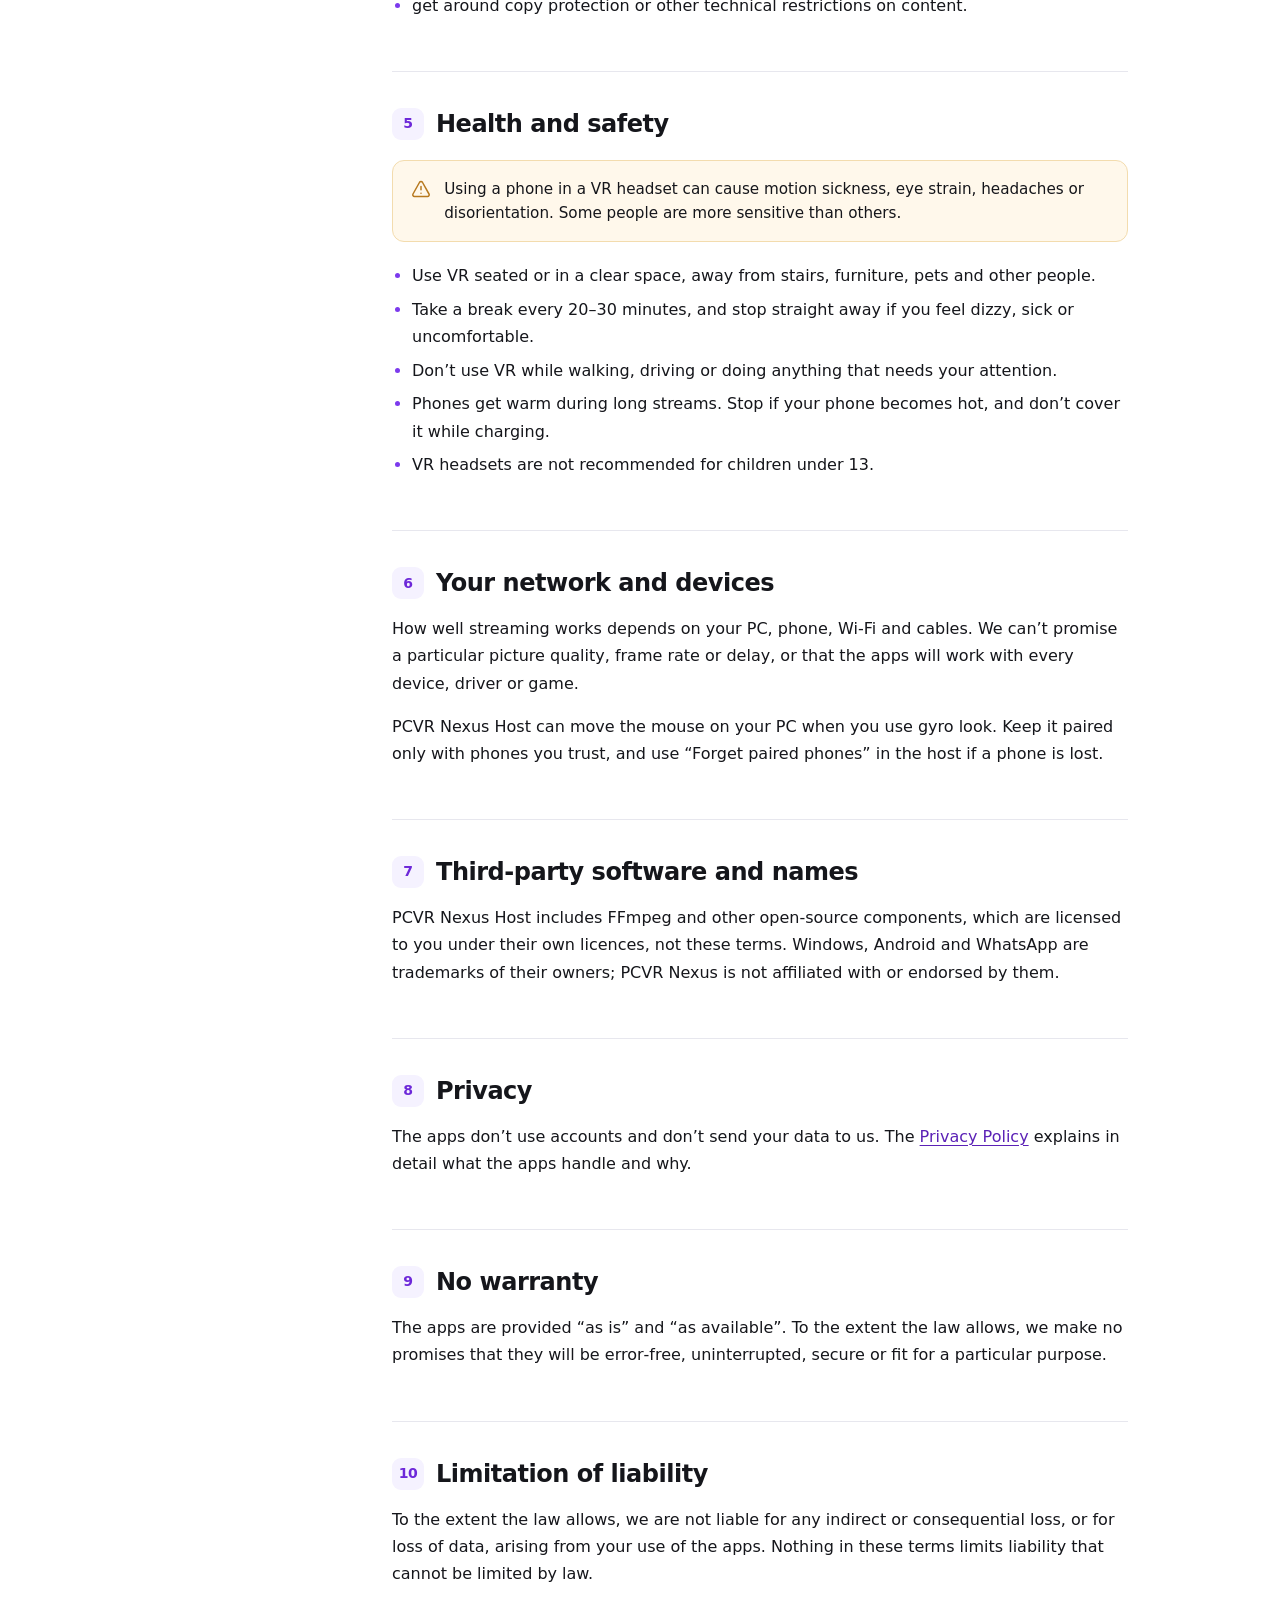
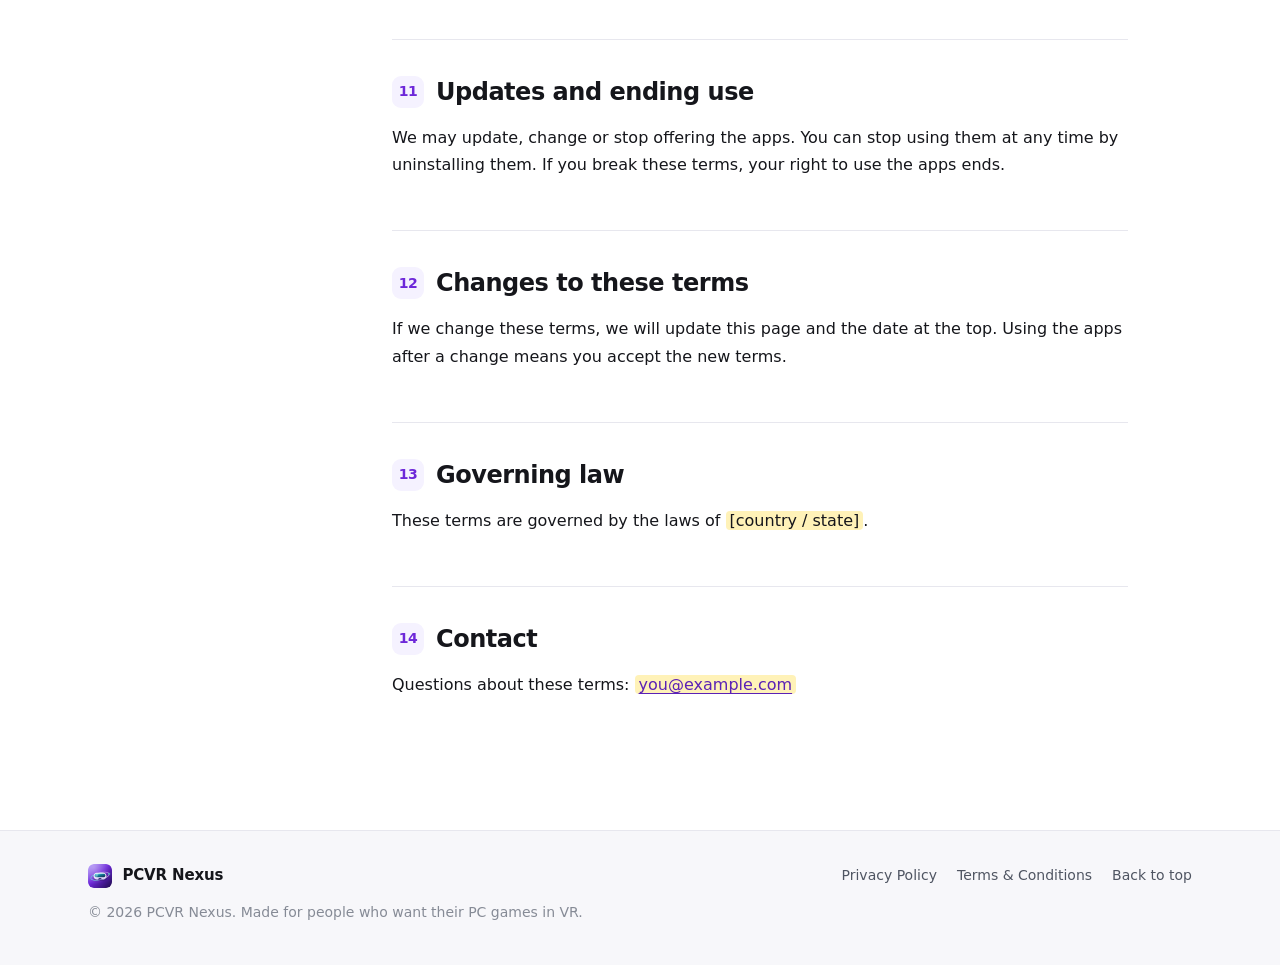
<file: terms.html>
<!DOCTYPE html>
<html lang="en">
<head>
  <meta charset="utf-8">
  <meta name="viewport" content="width=device-width, initial-scale=1">
  <title>Terms &amp; Conditions · PCVR Nexus</title>
  <meta name="description" content="The terms for using PCVR Nexus for Android and PCVR Nexus Host for Windows.">
  <meta name="theme-color" content="#ffffff">
  <link rel="icon" type="image/png" href="img/favicon.png">
  <link rel="stylesheet" href="css/style.css?v=2">
  <script src="js/main.js?v=2" defer></script>
</head>
<body>
  <header class="site-header">
    <div class="wrap header-inner">
      <a class="brand" href="privacy.html"><img src="img/logo.png" alt="">PCVR Nexus</a>
      <nav class="doc-switch" aria-label="Documents">
        <a href="privacy.html">Privacy</a>
        <a href="terms.html" aria-current="page">Terms</a>
      </nav>
    </div>
  </header>

  <section class="hero" id="top">
    <div class="wrap">
      <span class="chip">Legal</span>
      <h1>Terms &amp; Conditions</h1>
      <p class="lede">
        The rules for using PCVR Nexus and PCVR Nexus Host. By installing or using either app you agree to
        them. If you don’t agree, please don’t use the apps.
      </p>
      <ul class="meta">
        <li><strong>Updated</strong> 22 November 2026</li>
        <li>PCVR Nexus for Android</li>
        <li>PCVR Nexus Host for Windows</li>
      </ul>

      <ul class="highlights">
        <li>
          <span class="hl-icon"><svg viewBox="0 0 24 24" fill="none" stroke="currentColor" stroke-width="1.8" stroke-linecap="round" stroke-linejoin="round" aria-hidden="true"><circle cx="12" cy="8" r="3.5"/><path d="M5 20c1.2-3.6 4-5.5 7-5.5s5.8 1.9 7 5.5"/></svg></span>
          <strong>For personal use</strong>
          <span>Use the apps on devices you own or are allowed to use.</span>
        </li>
        <li>
          <span class="hl-icon"><svg viewBox="0 0 24 24" fill="none" stroke="currentColor" stroke-width="1.8" stroke-linecap="round" stroke-linejoin="round" aria-hidden="true"><rect x="3" y="5" width="18" height="12" rx="2"/><path d="M8 21h8M12 17v4"/></svg></span>
          <strong>Your content</strong>
          <span>Only stream games and media you have the right to use.</span>
        </li>
        <li>
          <span class="hl-icon"><svg viewBox="0 0 24 24" fill="none" stroke="currentColor" stroke-width="1.8" stroke-linecap="round" stroke-linejoin="round" aria-hidden="true"><path d="M12 21s-7-4.4-7-10a4 4 0 0 1 7-2.6A4 4 0 0 1 19 11c0 5.6-7 10-7 10z"/></svg></span>
          <strong>Play safely</strong>
          <span>VR can cause discomfort. Take breaks and stop if you feel unwell.</span>
        </li>
        <li>
          <span class="hl-icon"><svg viewBox="0 0 24 24" fill="none" stroke="currentColor" stroke-width="1.8" stroke-linecap="round" stroke-linejoin="round" aria-hidden="true"><path d="M12 3l7 3v5c0 4.5-3 8.4-7 10-4-1.6-7-5.5-7-10V6l7-3z"/><path d="M12 8v5M12 16h.01"/></svg></span>
          <strong>As is</strong>
          <span>The apps come without guarantees, as far as the law allows.</span>
        </li>
      </ul>
    </div>
  </section>

  <div class="wrap layout">
    <aside class="sidebar">
      <nav class="toc" aria-label="On this page" hidden>
        <p class="toc-title">On this page</p>
      </nav>
    </aside>

    <article class="doc">
      <section id="the-apps">
        <h2>The apps</h2>
        <p>
          PCVR Nexus (Android) and PCVR Nexus Host (Windows) let you show your PC’s screen and sound on your
          phone, flat or in a VR headset, over your own Wi‑Fi or a USB cable, and control the PC’s camera by
          moving the phone. They are made by <mark class="todo">[developer or company name]</mark> (“we”).
        </p>
      </section>

      <section id="using-the-apps">
        <h2>Using the apps</h2>
        <p>
          We give you a personal, non‑exclusive, non‑transferable right to install and use the apps on devices
          you own or control. You may not sell, rent or redistribute the apps, or remove their notices, without
          our written permission.
        </p>
      </section>

      <section id="your-content">
        <h2>What you stream</h2>
        <p>
          The apps only carry what is already on your PC. You are responsible for having the right to use the
          games, videos and other content you stream, and for following their own licences and terms
          (for example, rules some games have about streaming or third‑party tools).
        </p>
      </section>

      <section id="acceptable-use">
        <h2>Acceptable use</h2>
        <p>Please don’t use the apps to:</p>
        <ul>
          <li>break the law or anyone else’s rights;</li>
          <li>connect to a computer or phone that isn’t yours without the owner’s permission;</li>
          <li>interfere with networks or devices you don’t control;</li>
          <li>get around copy protection or other technical restrictions on content.</li>
        </ul>
      </section>

      <section id="health-and-safety">
        <h2>Health and safety</h2>
        <div class="callout warn" role="note">
          <svg viewBox="0 0 24 24" fill="none" stroke="currentColor" stroke-width="1.8" stroke-linecap="round" stroke-linejoin="round" aria-hidden="true"><path d="M10.3 3.9L2.4 18a2 2 0 0 0 1.7 3h15.8a2 2 0 0 0 1.7-3L13.7 3.9a2 2 0 0 0-3.4 0z"/><path d="M12 9v4M12 17h.01"/></svg>
          <p>Using a phone in a VR headset can cause motion sickness, eye strain, headaches or disorientation. Some people are more sensitive than others.</p>
        </div>
        <ul>
          <li>Use VR seated or in a clear space, away from stairs, furniture, pets and other people.</li>
          <li>Take a break every 20–30 minutes, and stop straight away if you feel dizzy, sick or uncomfortable.</li>
          <li>Don’t use VR while walking, driving or doing anything that needs your attention.</li>
          <li>Phones get warm during long streams. Stop if your phone becomes hot, and don’t cover it while charging.</li>
          <li>VR headsets are not recommended for children under 13.</li>
        </ul>
      </section>

      <section id="networks-and-devices">
        <h2>Your network and devices</h2>
        <p>
          How well streaming works depends on your PC, phone, Wi‑Fi and cables. We can’t promise a particular
          picture quality, frame rate or delay, or that the apps will work with every device, driver or game.
        </p>
        <p>
          PCVR Nexus Host can move the mouse on your PC when you use gyro look. Keep it paired only with phones
          you trust, and use “Forget paired phones” in the host if a phone is lost.
        </p>
      </section>

      <section id="third-party">
        <h2>Third‑party software and names</h2>
        <p>
          PCVR Nexus Host includes FFmpeg and other open‑source components, which are licensed to you under
          their own licences, not these terms. Windows, Android and WhatsApp are trademarks of their owners;
          PCVR Nexus is not affiliated with or endorsed by them.
        </p>
      </section>

      <section id="privacy">
        <h2>Privacy</h2>
        <p>
          The apps don’t use accounts and don’t send your data to us. The
          <a href="privacy.html">Privacy Policy</a> explains in detail what the apps handle and why.
        </p>
      </section>

      <section id="no-warranty">
        <h2>No warranty</h2>
        <p>
          The apps are provided “as is” and “as available”. To the extent the law allows, we make no promises
          that they will be error‑free, uninterrupted, secure or fit for a particular purpose.
        </p>
      </section>

      <section id="liability">
        <h2>Limitation of liability</h2>
        <p>
          To the extent the law allows, we are not liable for any indirect or consequential loss, or for loss of
          data, arising from your use of the apps. Nothing in these terms limits liability that cannot be limited
          by law.
        </p>
      </section>

      <section id="updates">
        <h2>Updates and ending use</h2>
        <p>
          We may update, change or stop offering the apps. You can stop using them at any time by uninstalling
          them. If you break these terms, your right to use the apps ends.
        </p>
      </section>

      <section id="changes">
        <h2>Changes to these terms</h2>
        <p>
          If we change these terms, we will update this page and the date at the top. Using the apps after a
          change means you accept the new terms.
        </p>
      </section>

      <section id="law">
        <h2>Governing law</h2>
        <p>These terms are governed by the laws of <mark class="todo">[country / state]</mark>.</p>
      </section>

      <section id="contact">
        <h2>Contact</h2>
        <p>
          Questions about these terms: <a href="mailto:you@example.com"><mark class="todo">you@example.com</mark></a>
        </p>
      </section>
    </article>
  </div>

  <footer class="site-footer">
    <div class="wrap footer-inner">
      <a class="brand" href="privacy.html"><img src="img/logo.png" alt="">PCVR Nexus</a>
      <nav class="footer-links" aria-label="Footer">
        <a href="privacy.html">Privacy Policy</a>
        <a href="terms.html">Terms &amp; Conditions</a>
        <a href="#top">Back to top</a>
      </nav>
      <p class="footer-note">© <span data-year>2026</span> PCVR Nexus. Made for people who want their PC games in VR.</p>
    </div>
  </footer>
</body>
</html>
</file>
<file: css/style.css>
/* PCVR Nexus — Privacy Policy & Terms.
   White, calm and readable: a soft tinted hero, key points as cards, a sticky "On this page"
   column on wide screens, and tables that turn into stacked cards on phones. System fonts only
   (no web-font requests, which suits a privacy page). */

:root {
  --bg: #ffffff;
  --bg-soft: #f7f7fa;
  --tint: #f5f2ff;
  --tint-strong: #ece6ff;
  --ink: #15161b;
  --ink-2: #4f5562;
  --ink-3: #868b96;
  --line: #e7e7ee;
  --line-strong: #d9d9e3;
  --accent: #6d28d9;
  --accent-2: #7c3aed;
  --accent-ink: #5b21b6;
  --amber-bg: #fff8eb;
  --amber-line: #f3dcae;
  --amber-ink: #7a4b05;
  --todo: #fff2b8;

  --sans: "Inter", system-ui, -apple-system, "Segoe UI", Roboto, "Helvetica Neue", Arial, sans-serif;
  --mono: ui-monospace, "Cascadia Mono", "SF Mono", Consolas, monospace;

  --wrap: 72rem;
  --radius: 14px;
  --header-h: 64px;
}

*, *::before, *::after { box-sizing: border-box; }

html {
  background: var(--bg);
  color: var(--ink);
  -webkit-text-size-adjust: 100%;
  scroll-padding-top: calc(var(--header-h) + 20px);
  scroll-behavior: smooth;
}
@media (prefers-reduced-motion: reduce) { html { scroll-behavior: auto; } }

body {
  margin: 0;
  font: 400 1rem/1.7 var(--sans);
  background: var(--bg);
  -webkit-font-smoothing: antialiased;
}

a { color: var(--accent-ink); text-decoration-thickness: 1px; text-underline-offset: 0.2em; }
a:hover { color: var(--accent); }
:focus-visible { outline: 2px solid var(--accent-2); outline-offset: 2px; border-radius: 4px; }

.wrap { max-width: var(--wrap); margin: 0 auto; padding: 0 1.5rem; }

/* ---------- Header ---------- */
.site-header {
  position: sticky;
  top: 0;
  z-index: 10;
  height: var(--header-h);
  background: rgba(255, 255, 255, 0.94);
  border-bottom: 1px solid var(--line);
}
.header-inner { height: 100%; display: flex; align-items: center; gap: 1rem; }

.brand {
  display: inline-flex;
  align-items: center;
  gap: 0.65rem;
  color: var(--ink);
  text-decoration: none;
  font-weight: 650;
  font-size: 1rem;
  letter-spacing: -0.01em;
}
.brand img { width: 30px; height: 30px; border-radius: 8px; box-shadow: 0 1px 2px rgba(20, 10, 60, 0.18); }

/* Privacy | Terms switch */
.doc-switch {
  margin-left: auto;
  display: inline-flex;
  padding: 3px;
  background: var(--bg-soft);
  border: 1px solid var(--line);
  border-radius: 999px;
}
.doc-switch a {
  padding: 0.35rem 0.95rem;
  border-radius: 999px;
  font-size: 0.875rem;
  font-weight: 550;
  color: var(--ink-2);
  text-decoration: none;
  line-height: 1.4;
}
.doc-switch a:hover { color: var(--ink); }
.doc-switch a[aria-current="page"] {
  background: var(--bg);
  color: var(--ink);
  box-shadow: 0 1px 2px rgba(16, 16, 32, 0.08), 0 0 0 1px var(--line);
}

/* ---------- Hero ---------- */
.hero {
  position: relative;
  border-bottom: 1px solid var(--line);
  background:
    radial-gradient(60rem 22rem at 12% -10%, var(--tint-strong) 0%, rgba(236, 230, 255, 0) 70%),
    linear-gradient(180deg, var(--tint) 0%, var(--bg) 100%);
  padding: 4rem 0 3rem;
}

.chip {
  display: inline-flex;
  align-items: center;
  gap: 0.4rem;
  padding: 0.25rem 0.65rem;
  border-radius: 999px;
  background: var(--bg);
  border: 1px solid var(--tint-strong);
  color: var(--accent-ink);
  font-size: 0.75rem;
  font-weight: 650;
  letter-spacing: 0.06em;
  text-transform: uppercase;
}
.chip::before {
  content: "";
  width: 6px;
  height: 6px;
  border-radius: 50%;
  background: var(--accent-2);
}

h1 {
  font-size: clamp(2.2rem, 4.5vw, 3.25rem);
  line-height: 1.08;
  letter-spacing: -0.03em;
  font-weight: 700;
  margin: 1rem 0 1rem;
}

.lede {
  max-width: 44rem;
  font-size: 1.1875rem;
  line-height: 1.65;
  color: var(--ink-2);
  margin: 0 0 1.5rem;
}

.meta {
  list-style: none;
  padding: 0;
  margin: 0 0 2.5rem;
  display: flex;
  flex-wrap: wrap;
  gap: 0.5rem;
}
.meta li {
  font-size: 0.8125rem;
  color: var(--ink-2);
  background: rgba(255, 255, 255, 0.75);
  border: 1px solid var(--line);
  border-radius: 8px;
  padding: 0.25rem 0.6rem;
}
.meta li strong { color: var(--ink); font-weight: 600; }

/* Key points */
.highlights {
  list-style: none;
  padding: 0;
  margin: 0;
  display: grid;
  grid-template-columns: repeat(4, minmax(0, 1fr));
  gap: 1rem;
}
.highlights li {
  background: var(--bg);
  border: 1px solid var(--line);
  border-radius: var(--radius);
  padding: 1.1rem 1.1rem 1.2rem;
  box-shadow: 0 1px 2px rgba(16, 16, 32, 0.04);
}
.hl-icon {
  width: 36px;
  height: 36px;
  border-radius: 10px;
  display: grid;
  place-items: center;
  background: var(--tint);
  color: var(--accent);
  margin-bottom: 0.8rem;
}
.hl-icon svg { width: 20px; height: 20px; }
.highlights strong { display: block; font-size: 0.975rem; font-weight: 650; margin-bottom: 0.2rem; letter-spacing: -0.01em; }
.highlights li > span:not(.hl-icon) { display: block; font-size: 0.875rem; line-height: 1.55; color: var(--ink-2); }

/* ---------- Body layout ---------- */
.layout {
  display: grid;
  grid-template-columns: 15rem minmax(0, 1fr);
  gap: 4rem;
  padding-top: 3rem;
  padding-bottom: 5rem;
}

.sidebar { position: relative; }
.toc {
  position: sticky;
  top: calc(var(--header-h) + 1.75rem);
  max-height: calc(100vh - var(--header-h) - 3rem);
  overflow-y: auto;
}
.toc[hidden] { display: none; }
.toc-title {
  font-size: 0.75rem;
  font-weight: 650;
  letter-spacing: 0.07em;
  text-transform: uppercase;
  color: var(--ink-3);
  margin: 0 0 0.75rem;
}
.toc ol { list-style: none; margin: 0; padding: 0; border-left: 1px solid var(--line); }
.toc li { margin: 0; }
.toc a {
  display: flex;
  gap: 0.55rem;
  padding: 0.35rem 0 0.35rem 0.9rem;
  margin-left: -1px;
  border-left: 2px solid transparent;
  color: var(--ink-2);
  text-decoration: none;
  font-size: 0.875rem;
  line-height: 1.45;
}
.toc a:hover { color: var(--ink); }
.toc a[aria-current="true"] { color: var(--accent-ink); border-left-color: var(--accent-2); font-weight: 550; }
.toc .num { color: var(--ink-3); font-variant-numeric: tabular-nums; min-width: 1.2rem; }
.toc a[aria-current="true"] .num { color: var(--accent-2); }

/* ---------- Article ---------- */
.doc { max-width: 46rem; counter-reset: section; }
.doc > section { padding-bottom: 2.25rem; margin-bottom: 2.25rem; border-bottom: 1px solid var(--line); }
.doc > section:last-child { border-bottom: 0; margin-bottom: 0; }

.doc h2 {
  counter-increment: section;
  display: flex;
  align-items: center;
  gap: 0.75rem;
  font-size: 1.5rem;
  line-height: 1.25;
  letter-spacing: -0.02em;
  font-weight: 700;
  margin: 0 0 1rem;
}
.doc h2::before {
  content: counter(section);
  flex: none;
  width: 2rem;
  height: 2rem;
  display: grid;
  place-items: center;
  border-radius: 9px;
  background: var(--tint);
  color: var(--accent);
  font-size: 0.875rem;
  font-weight: 700;
  font-variant-numeric: tabular-nums;
}
.doc h3 {
  font-size: 1.0625rem;
  font-weight: 650;
  letter-spacing: -0.01em;
  margin: 1.75rem 0 0.5rem;
}
.doc p, .doc ul, .doc ol { margin: 0 0 1rem; color: var(--ink); }
.doc ul, .doc ol { padding-left: 1.25rem; }
.doc li { margin: 0.4rem 0; }
.doc li::marker { color: var(--accent-2); }
.doc strong { font-weight: 650; }
.muted { color: var(--ink-2); }

.anchor {
  margin-left: auto;
  font-weight: 500;
  font-size: 1rem;
  color: var(--ink-3);
  text-decoration: none;
  opacity: 0;
  transition: opacity 0.15s;
}
.doc h2:hover .anchor, .anchor:focus { opacity: 1; }

/* How it works: numbered flow */
.flow { list-style: none; padding: 0; margin: 1.25rem 0 1rem; counter-reset: step; }
.flow li {
  counter-increment: step;
  position: relative;
  padding: 0 0 1.1rem 2.75rem;
  margin: 0;
}
.flow li::before {
  content: counter(step);
  position: absolute;
  left: 0;
  top: 0.1rem;
  width: 1.75rem;
  height: 1.75rem;
  border-radius: 50%;
  border: 1.5px solid var(--accent-2);
  color: var(--accent-2);
  display: grid;
  place-items: center;
  font-size: 0.8125rem;
  font-weight: 700;
  background: var(--bg);
}
.flow li::after {
  content: "";
  position: absolute;
  left: calc(0.875rem - 0.5px);
  top: 2.05rem;
  bottom: 0.15rem;
  width: 1px;
  background: var(--line-strong);
}
.flow li:last-child { padding-bottom: 0; }
.flow li:last-child::after { content: none; }
.flow strong { display: block; }

/* Data table (becomes cards on phones) */
.table-wrap { margin: 1.25rem 0 1.25rem; border: 1px solid var(--line); border-radius: var(--radius); overflow: hidden; }
table.data { width: 100%; border-collapse: collapse; font-size: 0.9rem; line-height: 1.55; }
table.data th, table.data td { text-align: left; vertical-align: top; padding: 0.85rem 1rem; }
table.data thead th {
  background: var(--bg-soft);
  font-size: 0.75rem;
  font-weight: 650;
  letter-spacing: 0.05em;
  text-transform: uppercase;
  color: var(--ink-3);
  border-bottom: 1px solid var(--line);
}
table.data tbody tr + tr td, table.data tbody tr + tr th { border-top: 1px solid var(--line); }
table.data tbody th { font-weight: 650; width: 26%; }
table.data td { color: var(--ink-2); }

/* Simple key/value list */
dl.facts { margin: 1.25rem 0; border: 1px solid var(--line); border-radius: var(--radius); overflow: hidden; }
dl.facts > div { display: grid; grid-template-columns: 13rem 1fr; gap: 1rem; padding: 0.9rem 1.1rem; }
dl.facts > div + div { border-top: 1px solid var(--line); }
dl.facts dt { font-weight: 650; font-size: 0.925rem; }
dl.facts dd { margin: 0; color: var(--ink-2); font-size: 0.925rem; }

/* Callouts */
.callout {
  display: flex;
  gap: 0.85rem;
  padding: 1rem 1.1rem;
  border-radius: 12px;
  background: var(--tint);
  border: 1px solid var(--tint-strong);
  margin: 1.25rem 0;
  font-size: 0.95rem;
  line-height: 1.6;
}
.callout svg { flex: none; width: 20px; height: 20px; color: var(--accent); margin-top: 0.15rem; }
.callout p { margin: 0; }
.callout.warn { background: var(--amber-bg); border-color: var(--amber-line); color: var(--amber-ink); }
.callout.warn svg { color: #b7791f; }

/* "Never" list with crosses */
.nope { list-style: none; padding: 0 !important; display: grid; grid-template-columns: repeat(2, minmax(0, 1fr)); gap: 0.5rem 1.5rem; }
.nope li { position: relative; padding-left: 1.6rem; margin: 0.15rem 0; }
.nope li::before {
  content: "";
  position: absolute;
  left: 0;
  top: 0.45rem;
  width: 1rem;
  height: 1rem;
  border-radius: 50%;
  background: #fdecec url("data:image/svg+xml,%3Csvg xmlns='http://www.w3.org/2000/svg' viewBox='0 0 16 16'%3E%3Cpath d='M5 5l6 6M11 5l-6 6' stroke='%23c53030' stroke-width='1.8' stroke-linecap='round'/%3E%3C/svg%3E") center / 0.75rem no-repeat;
}

code {
  font: 0.85em/1 var(--mono);
  background: var(--bg-soft);
  border: 1px solid var(--line);
  padding: 0.12em 0.4em;
  border-radius: 6px;
  overflow-wrap: anywhere;
}

/* Placeholders the owner fills in before publishing */
mark.todo { background: var(--todo); color: inherit; padding: 0 0.25em; border-radius: 4px; }

/* ---------- Footer ---------- */
.site-footer { background: var(--bg-soft); border-top: 1px solid var(--line); font-size: 0.875rem; color: var(--ink-3); }
.footer-inner { padding-top: 2rem; padding-bottom: 2.5rem; display: flex; flex-wrap: wrap; align-items: center; gap: 0.75rem 1.5rem; }
.footer-inner .brand { font-size: 0.9375rem; }
.footer-inner .brand img { width: 24px; height: 24px; border-radius: 6px; box-shadow: none; }
.footer-links { display: flex; flex-wrap: wrap; gap: 0.5rem 1.25rem; margin-left: auto; }
.footer-links a { color: var(--ink-2); text-decoration: none; }
.footer-links a:hover { color: var(--accent-ink); text-decoration: underline; }
.footer-note { flex-basis: 100%; margin: 0; }

/* ---------- Responsive ---------- */
@media (max-width: 1000px) {
  .highlights { grid-template-columns: repeat(2, minmax(0, 1fr)); }
  .layout { grid-template-columns: 1fr; gap: 0; padding-top: 2rem; }
  .toc {
    position: static;
    max-height: none;
    background: var(--bg-soft);
    border: 1px solid var(--line);
    border-radius: var(--radius);
    padding: 1rem 1.1rem 0.6rem;
    margin-bottom: 2.25rem;
  }
  .toc ol { border-left: 0; columns: 2; column-gap: 1.5rem; }
  .toc li { break-inside: avoid; }
  .toc a { padding-left: 0; border-left: 0; margin-left: 0; }
  .toc a[aria-current="true"] { font-weight: 400; color: var(--ink-2); }
  .toc a[aria-current="true"] .num { color: var(--ink-3); }
}

@media (max-width: 640px) {
  :root { --header-h: 58px; }
  .wrap { padding: 0 1.1rem; }
  .hero { padding: 2.5rem 0 2rem; }
  .lede { font-size: 1.0625rem; }
  .highlights { grid-template-columns: 1fr; gap: 0.75rem; }
  .highlights li { display: grid; grid-template-columns: 36px 1fr; column-gap: 0.85rem; padding: 0.9rem 1rem; }
  .hl-icon { margin: 0; grid-row: span 2; align-self: start; }
  .toc ol { columns: 1; }
  .doc h2 { font-size: 1.3rem; }
  .nope { grid-template-columns: 1fr; }
  dl.facts > div { grid-template-columns: 1fr; gap: 0.2rem; }

  /* Table rows become small cards */
  .table-wrap { border: 0; border-radius: 0; overflow: visible; }
  table.data thead { display: none; }
  table.data, table.data tbody, table.data tr, table.data th, table.data td { display: block; width: auto; }
  table.data tr { border: 1px solid var(--line); border-radius: 12px; padding: 0.85rem 1rem; margin-bottom: 0.75rem; }
  table.data tbody tr + tr td, table.data tbody tr + tr th { border-top: 0; }
  table.data th, table.data td { padding: 0.15rem 0; }
  table.data tbody th { width: auto; font-size: 1rem; margin-bottom: 0.35rem; }
  table.data td::before {
    content: attr(data-label);
    display: block;
    font-size: 0.7rem;
    font-weight: 650;
    letter-spacing: 0.05em;
    text-transform: uppercase;
    color: var(--ink-3);
    margin-top: 0.45rem;
  }
  .footer-links { margin-left: 0; }
}

/* ---------- Print ---------- */
@media print {
  .site-header, .sidebar, .anchor, .site-footer { display: none; }
  .hero { background: none; padding: 0 0 1rem; }
  .layout { display: block; padding: 0; }
  .highlights li, .table-wrap, dl.facts, .callout { box-shadow: none; break-inside: avoid; }
  a[href^="http"]::after { content: " (" attr(href) ")"; font-size: 0.85em; }
}
</file>
